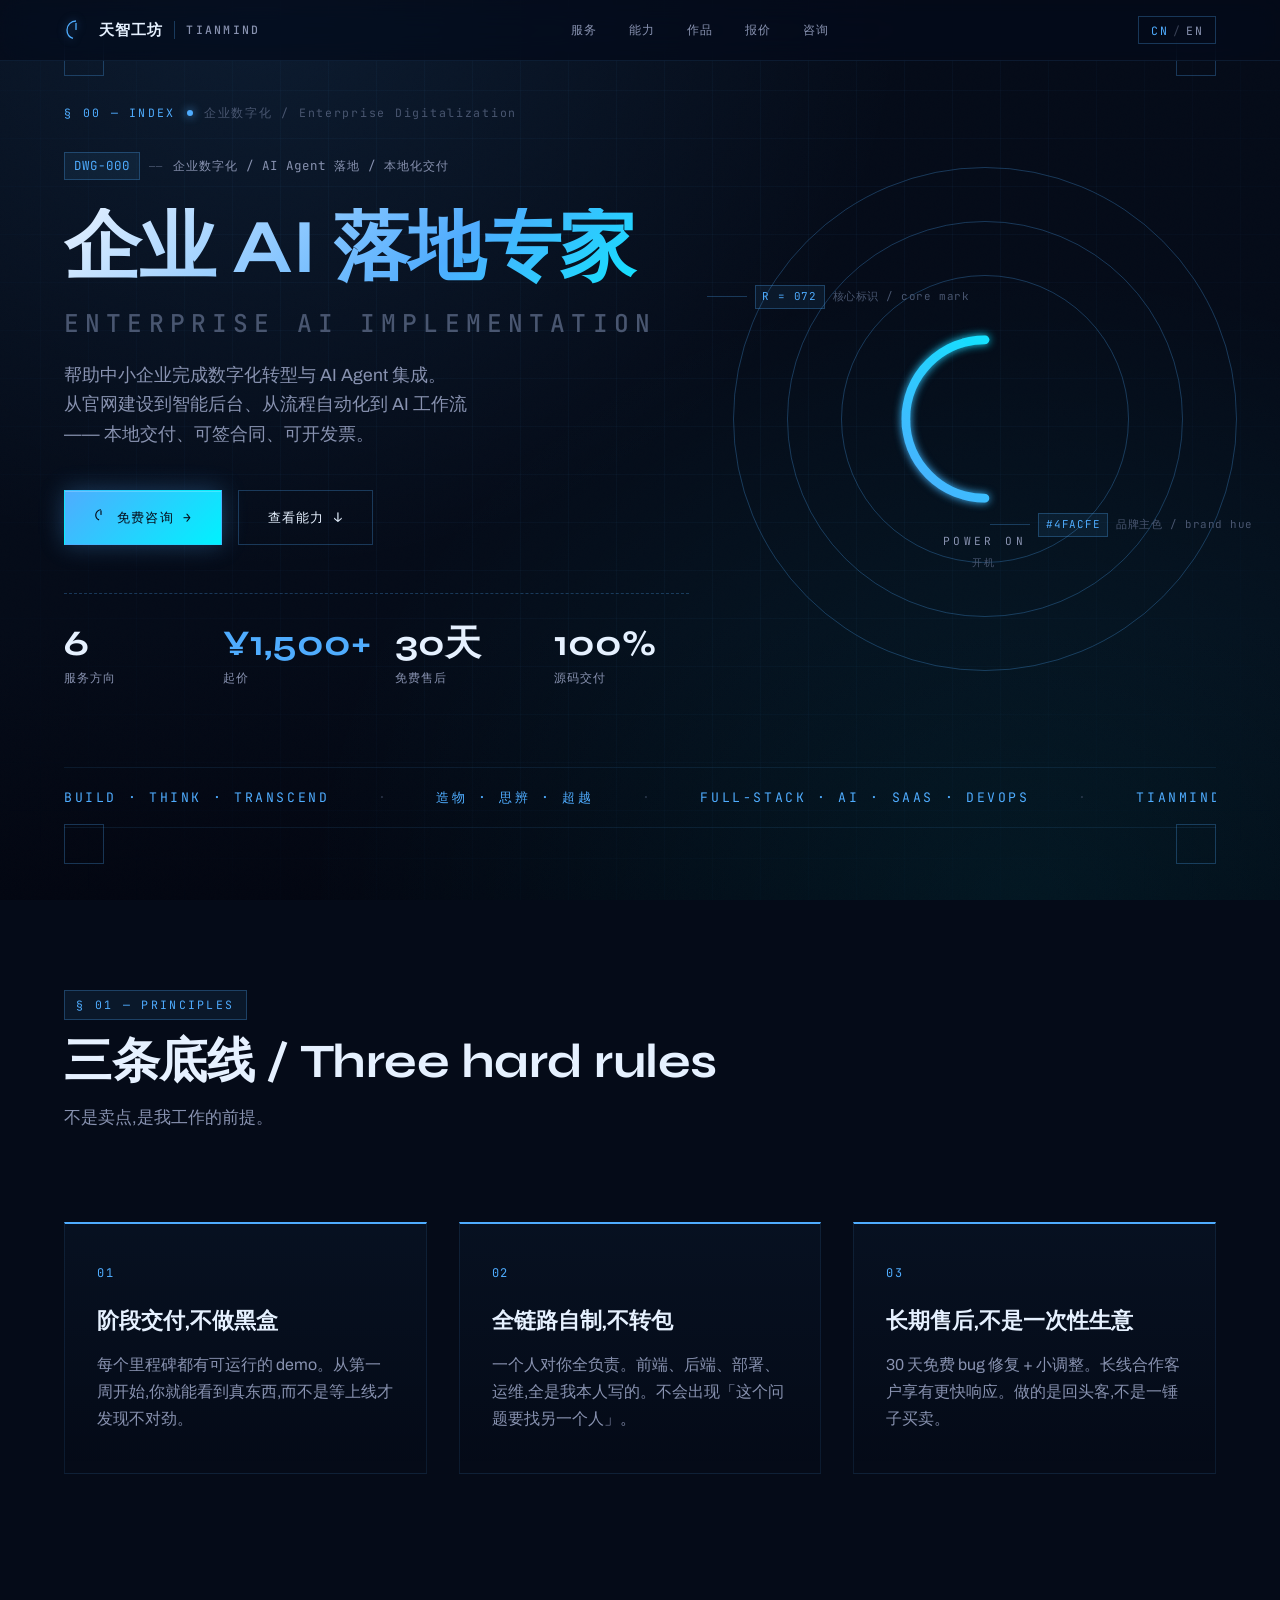
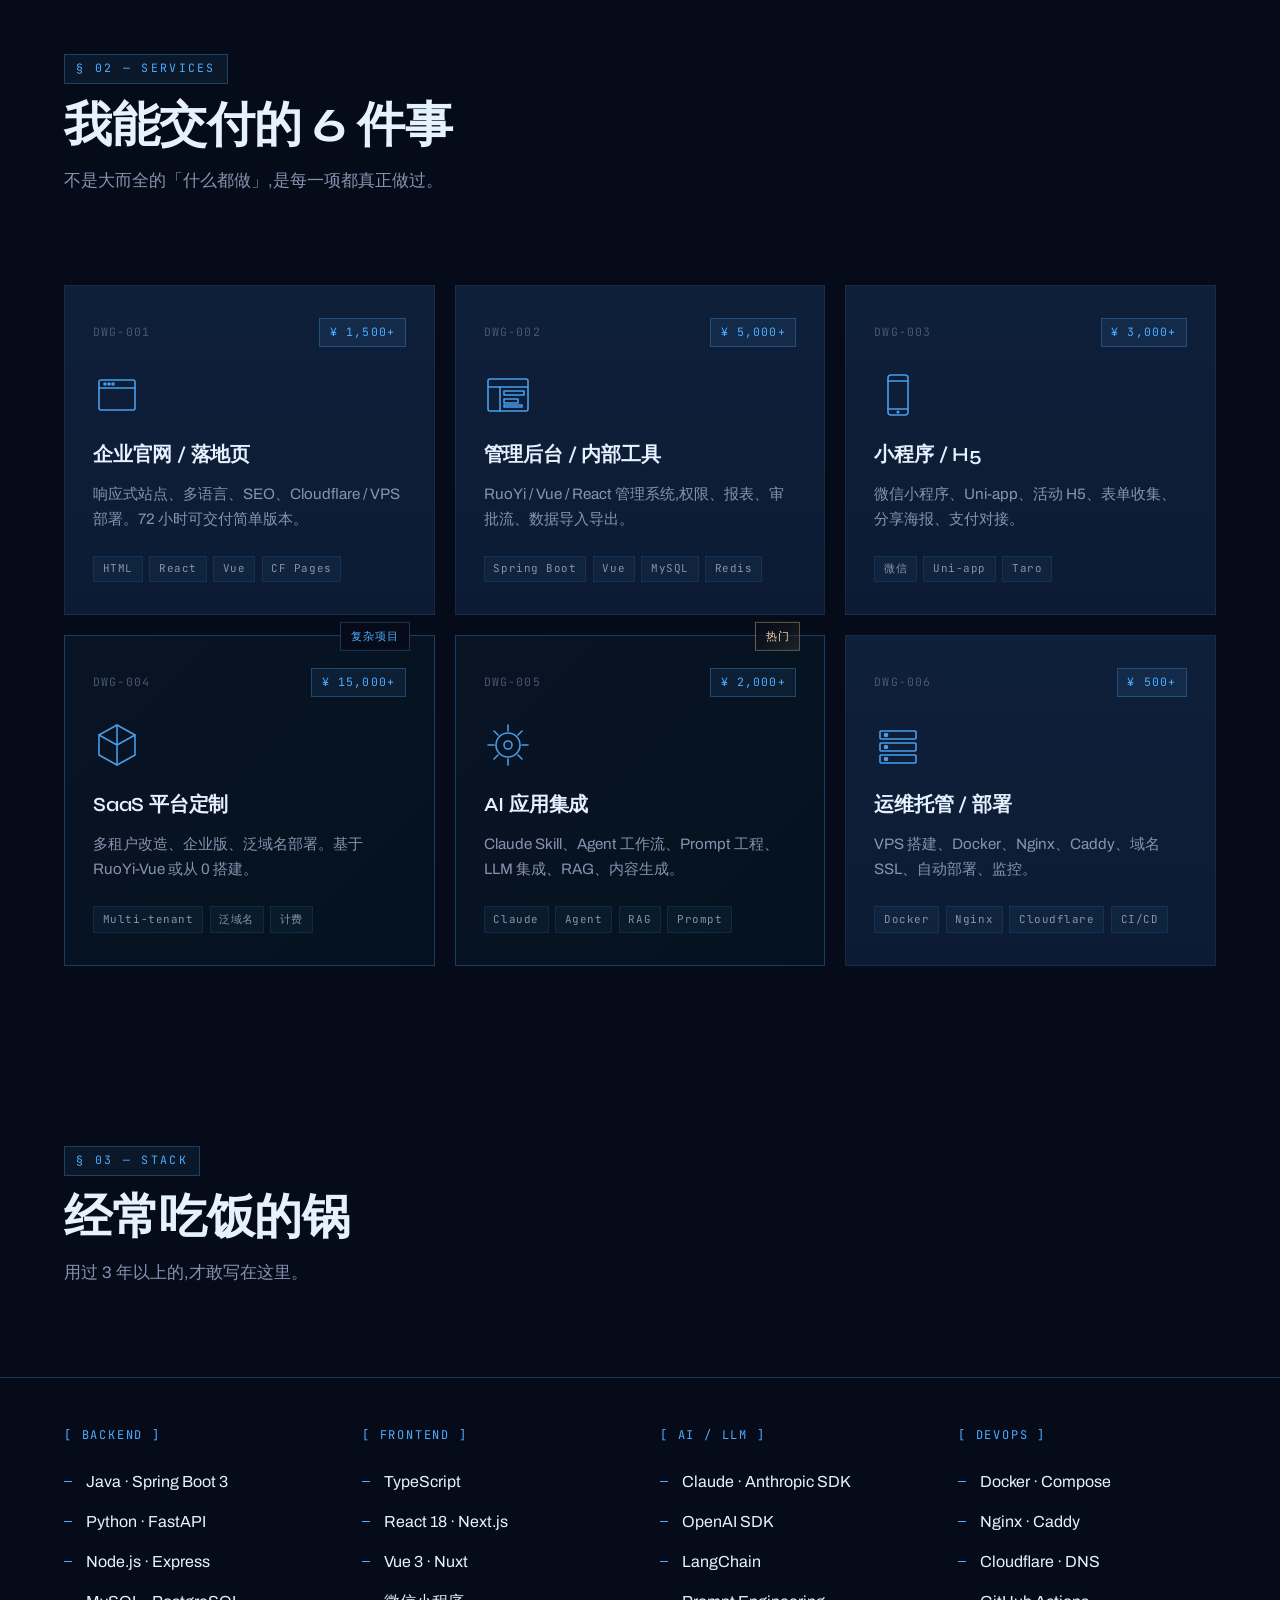
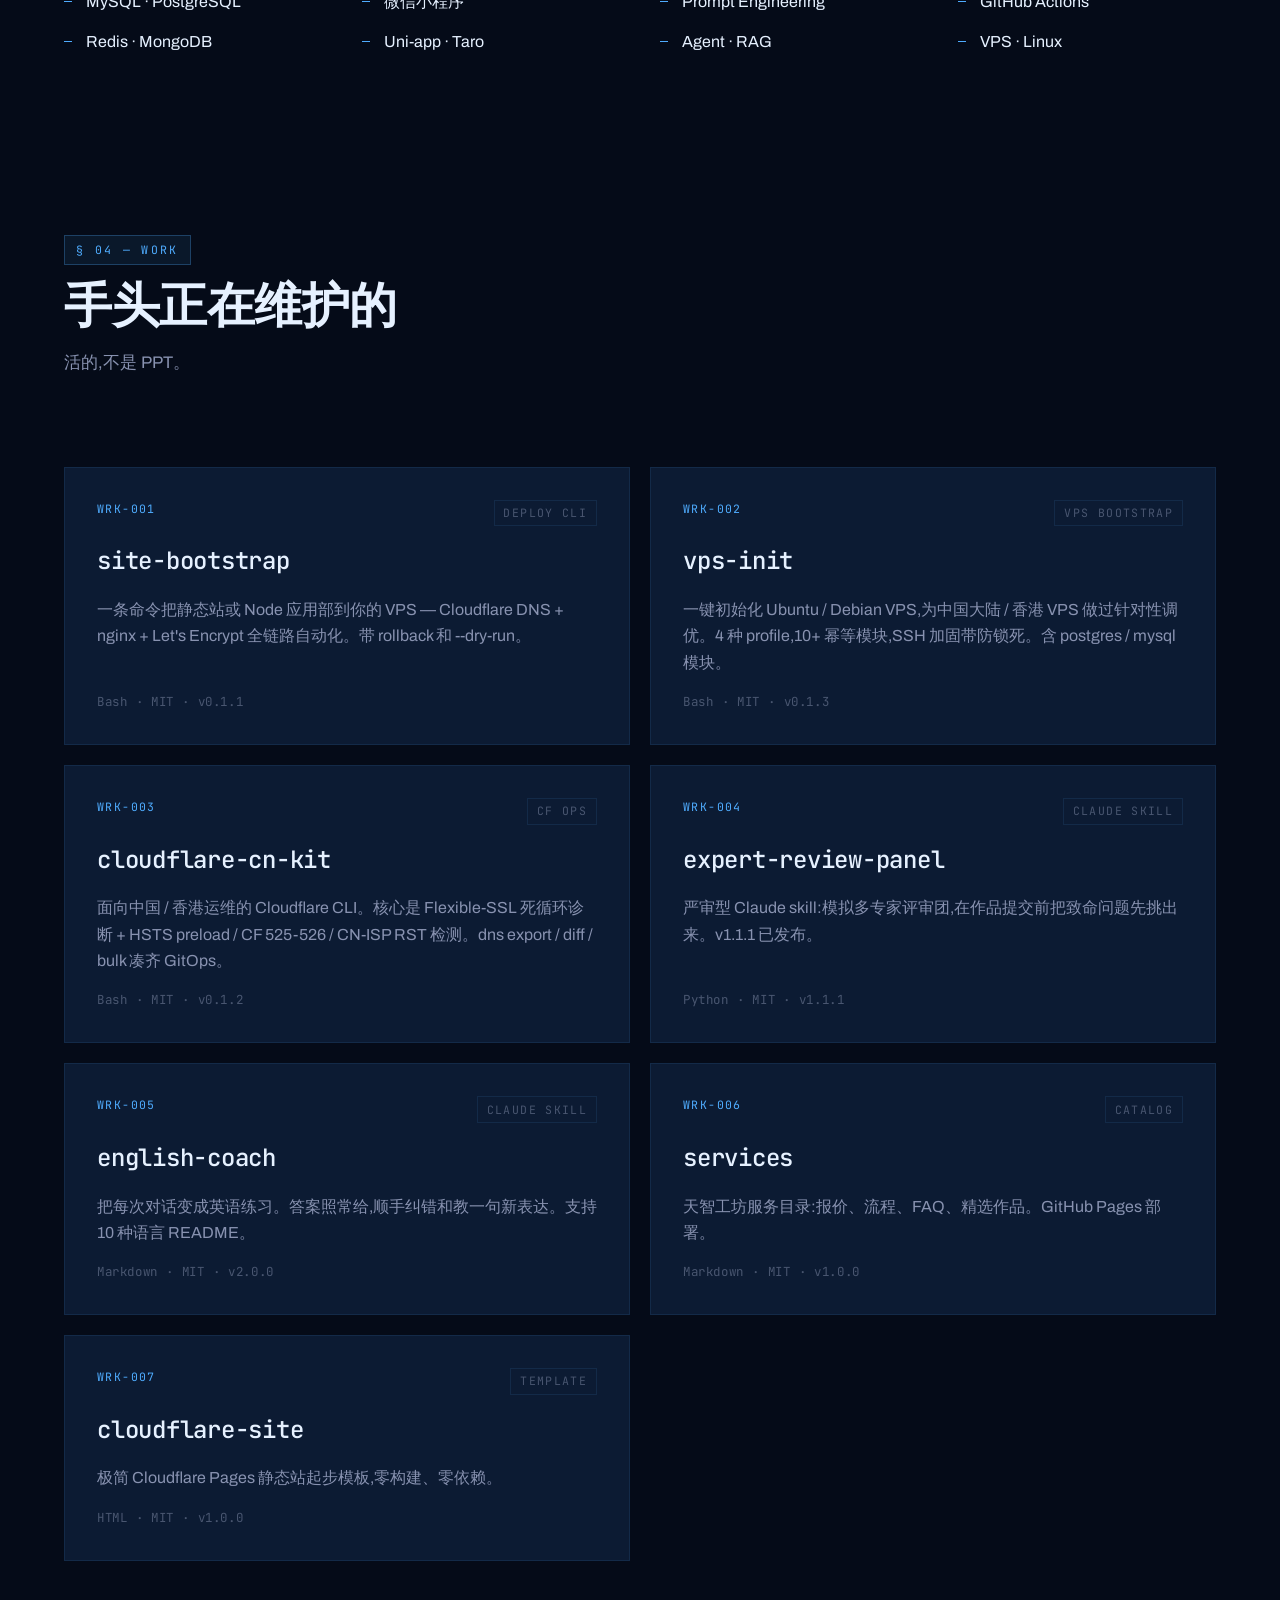
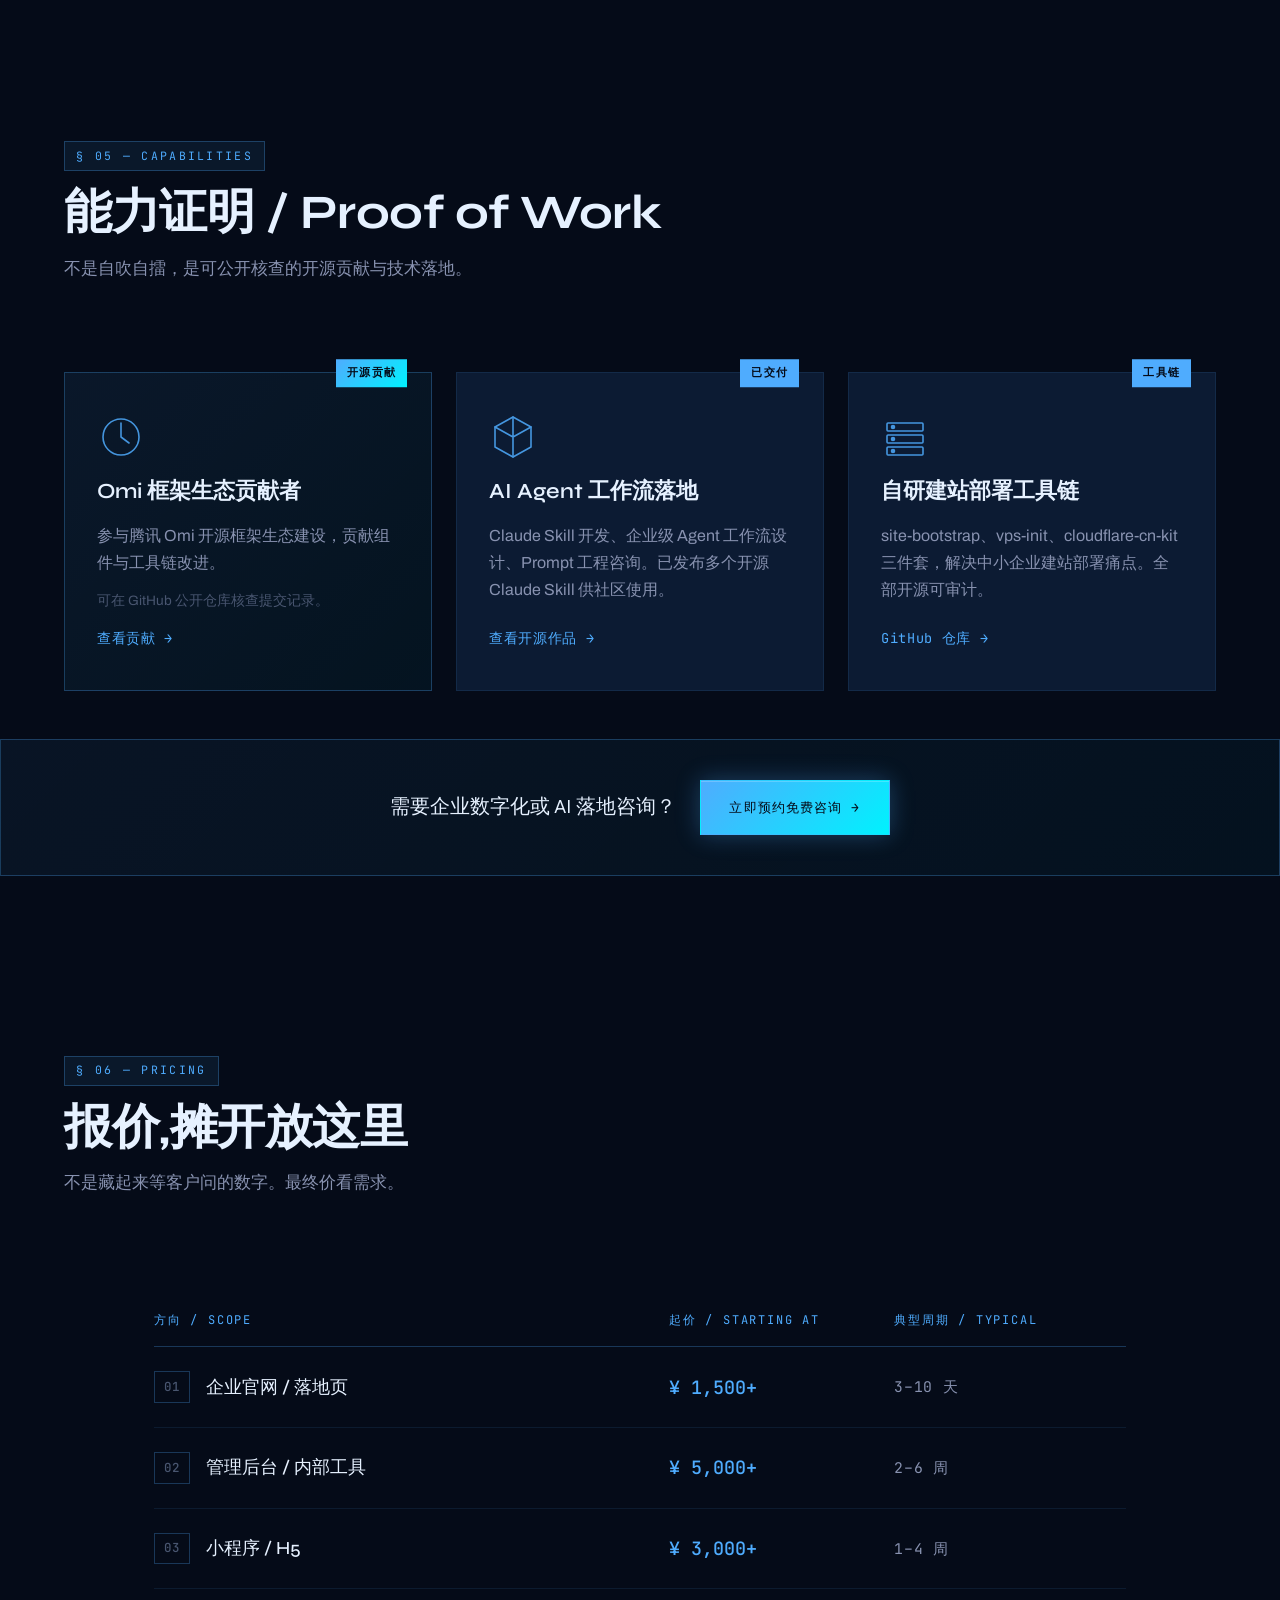
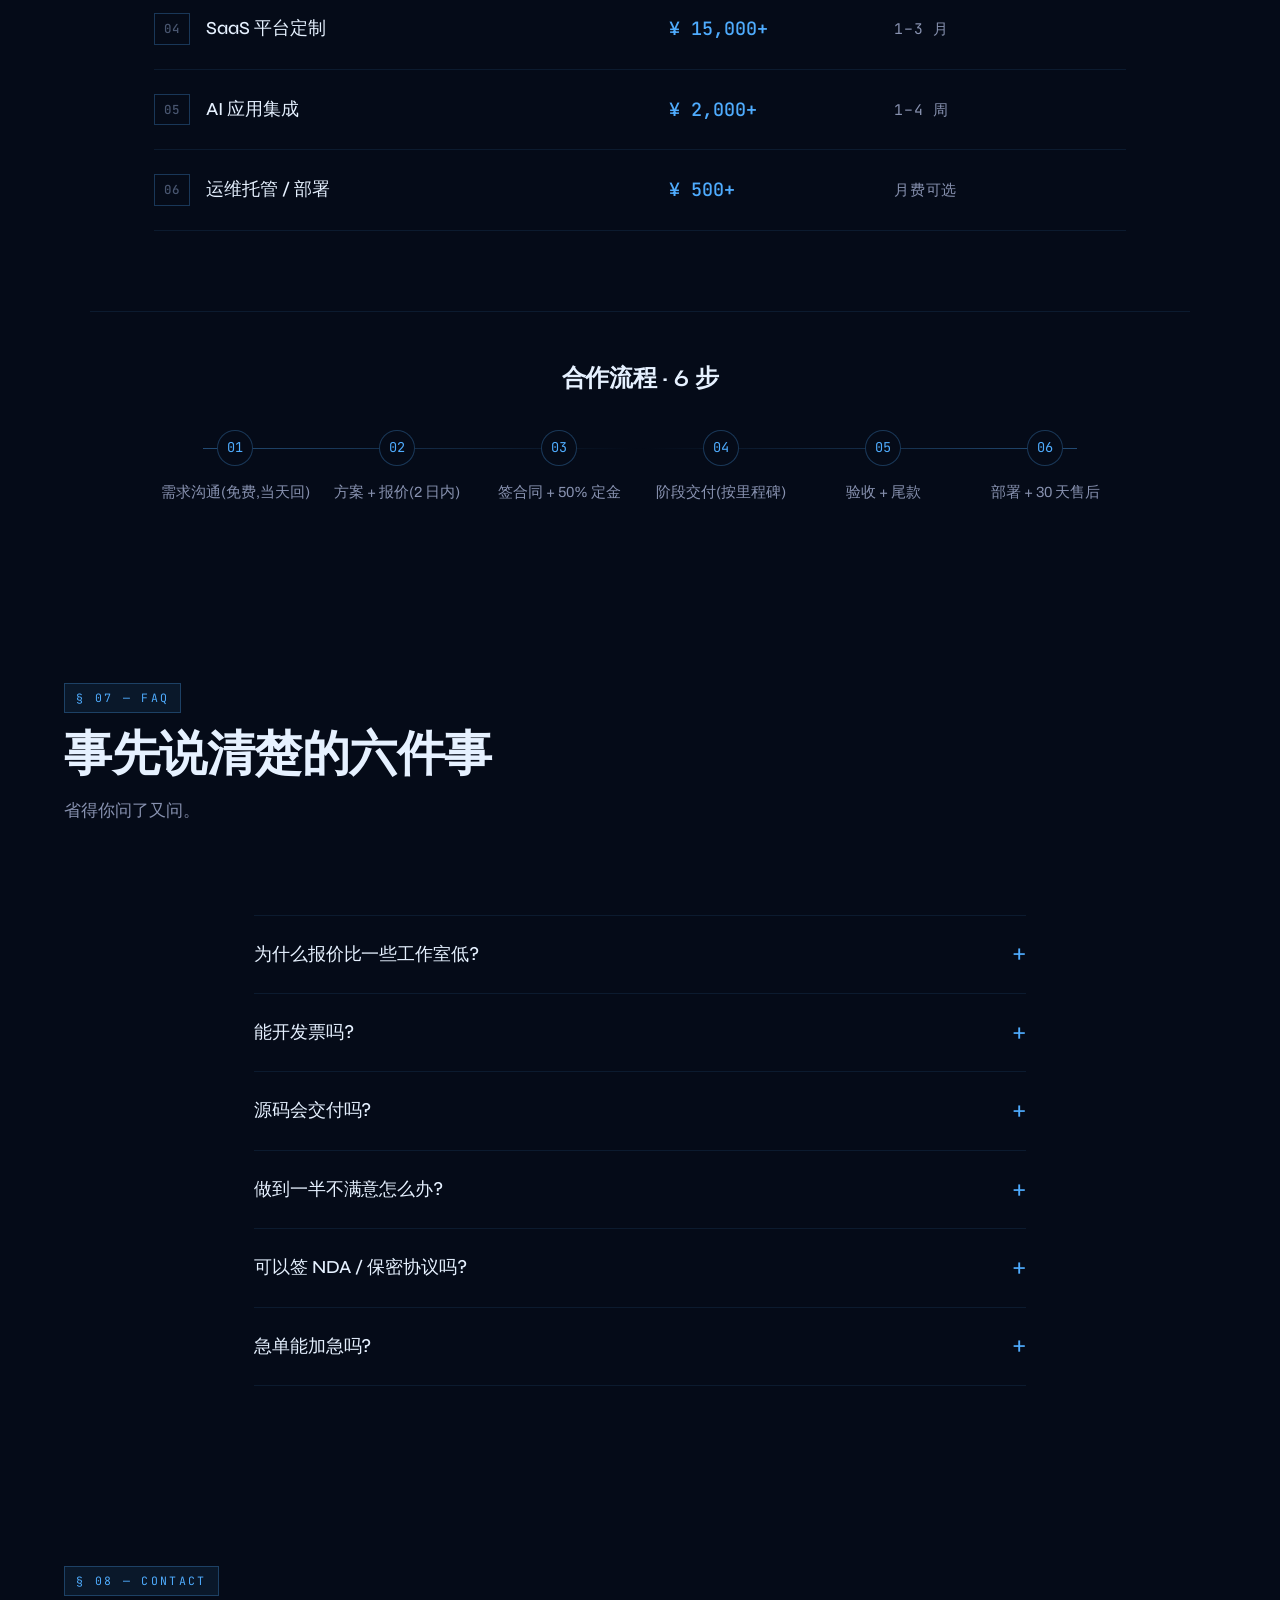
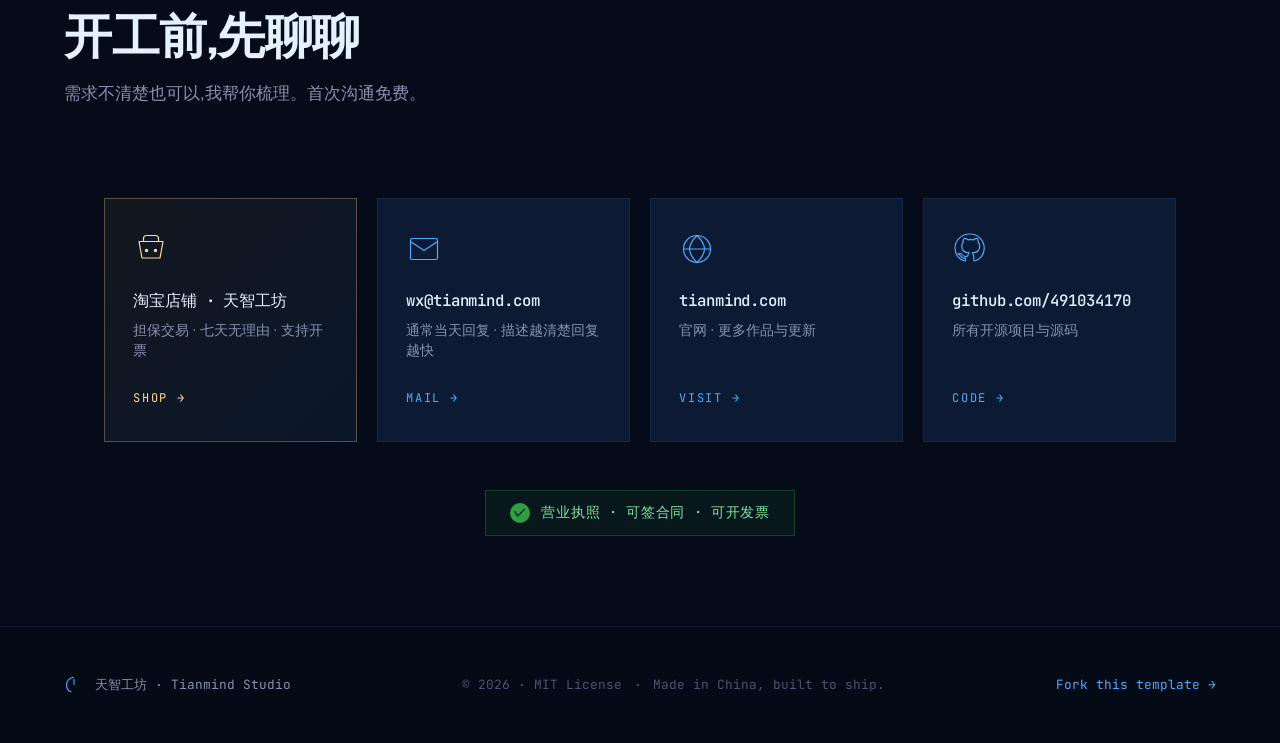
<file: index.html>
<!DOCTYPE html>
<html lang="zh-CN" data-lang="zh" dir="ltr">
<head>
  <meta charset="UTF-8">
  <meta name="viewport" content="width=device-width, initial-scale=1.0">
  <meta name="description" content="天智工坊 · Tianmind Studio — 独立开发者 · 全栈 + AI · 淘宝搜索「天智工坊」可下单">
  <meta name="author" content="Tianmind Studio">
  <meta name="keywords" content="独立开发者,工作室,全栈,AI 集成,建站,VPS 部署,Cloudflare,开源工具,Tianmind Studio">
  <link rel="canonical" href="https://491034170.github.io/tianmind-landing/">

  <!-- Open Graph (Facebook / WeChat / LinkedIn / generic preview cards) -->
  <meta property="og:title" content="天智工坊 · Tianmind Studio — Build. Think. Transcend.">
  <meta property="og:description" content="独立开发者工作室 · 全栈 + AI · 开源了 site-bootstrap / vps-init / cloudflare-cn-kit 建站工具链 · 可签合同开票。">
  <meta property="og:type" content="website">
  <meta property="og:url" content="https://491034170.github.io/tianmind-landing/">
  <meta property="og:site_name" content="Tianmind Studio">
  <meta property="og:locale" content="zh_CN">
  <meta property="og:locale:alternate" content="en_US">
  <meta property="og:image" content="https://491034170.github.io/tianmind-landing/assets/og.jpg">
  <meta property="og:image:type" content="image/jpeg">
  <meta property="og:image:width" content="1200">
  <meta property="og:image:height" content="630">
  <meta property="og:image:alt" content="Tianmind Studio — Build. Think. Transcend. · site-bootstrap · vps-init · cloudflare-cn-kit">

  <!-- Twitter / X preview card — summary_large_image now that we have an image. -->
  <meta name="twitter:card" content="summary_large_image">
  <meta name="twitter:title" content="Tianmind Studio — Build. Think. Transcend.">
  <meta name="twitter:description" content="Indie software studio. Full-stack + AI. Ships open-source CLI tooling for VPS + Cloudflare + nginx.">
  <meta name="twitter:image" content="https://491034170.github.io/tianmind-landing/assets/og.jpg">
  <meta name="twitter:image:alt" content="Tianmind Studio — Build. Think. Transcend.">

  <title>天智工坊 · Tianmind Studio — Build. Think. Transcend.</title>

  <link rel="preconnect" href="https://fonts.googleapis.com">
  <link rel="preconnect" href="https://fonts.gstatic.com" crossorigin>
  <link href="https://fonts.googleapis.com/css2?family=Syne:wght@400;500;600;700;800&family=JetBrains+Mono:wght@400;500;700&family=Archivo:wght@300;400;500;600&display=swap" rel="stylesheet">

  <link rel="stylesheet" href="assets/styles.css">
</head>
<body>

  <!-- Blueprint grid overlay -->
  <div class="grid-bg" aria-hidden="true"></div>
  <div class="grain" aria-hidden="true"></div>

  <!-- Top nav -->
  <header class="topbar">
    <div class="topbar__left">
      <svg class="mini-logo" viewBox="0 0 40 40" aria-hidden="true">
        <circle cx="20" cy="20" r="15" fill="none" stroke="currentColor" stroke-width="2.2" stroke-dasharray="72 95" stroke-dashoffset="-52" transform="rotate(-90 20 20)"/>
        <line x1="20" y1="9" x2="20" y2="19" stroke="currentColor" stroke-width="2.2" stroke-linecap="round"/>
      </svg>
      <span class="topbar__brand" data-i18n="brand">天智工坊</span>
      <span class="topbar__brand-en">TIANMIND</span>
    </div>
    <nav class="topbar__nav">
      <a href="#services" data-i18n="nav.services">服务</a>
      <a href="#capabilities" data-i18n="nav.capabilities">能力</a>
      <a href="#work" data-i18n="nav.work">作品</a>
      <a href="#pricing" data-i18n="nav.pricing">报价</a>
      <a href="#contact" data-i18n="nav.contact">咨询</a>
    </nav>
    <div class="topbar__right">
      <button class="lang-toggle" id="langToggle" aria-label="Toggle language">
        <span class="lang-toggle__opt is-active">CN</span>
        <span class="lang-toggle__sep">/</span>
        <span class="lang-toggle__opt">EN</span>
      </button>
    </div>
  </header>

  <!-- HERO -->
  <section class="hero" id="top">
    <div class="hero__marks">
      <span class="corner corner--tl"></span>
      <span class="corner corner--tr"></span>
      <span class="corner corner--bl"></span>
      <span class="corner corner--br"></span>
    </div>

    <div class="hero__section-mark">
      <span class="section-id">§ 00 — INDEX</span>
      <span class="section-dot"></span>
      <span class="section-meta" data-i18n="hero.meta">起始点 / Starting point</span>
    </div>

    <div class="hero__inner">
      <div class="hero__left">
        <div class="hero__eyebrow">
          <span class="eyebrow-tag">DWG-000</span>
          <span class="eyebrow-sep">⎯⎯</span>
          <span data-i18n="hero.eyebrow">企业数字化 / AI Agent 落地 / 本地化交付</span>
        </div>

        <h1 class="hero__title">
          <span class="hero__title-line" data-i18n="hero.title1">企业 AI 落地专家</span>
          <span class="hero__title-en">ENTERPRISE AI IMPLEMENTATION</span>
        </h1>

        <p class="hero__lede" data-i18n="hero.lede">
          帮助中小企业完成数字化转型与 AI Agent 集成。<br>
          从官网建设到智能后台、从流程自动化到 AI 工作流 —— 本地交付、可签合同、可开发票。
        </p>

        <div class="hero__actions">
          <a href="#contact" class="btn btn--primary btn--cta-pulse">
            <span class="btn__icon" aria-hidden="true">
              <svg viewBox="0 0 24 24" width="14" height="14"><circle cx="12" cy="12" r="9" fill="none" stroke="currentColor" stroke-width="2" stroke-dasharray="42 58" stroke-dashoffset="-31" transform="rotate(-90 12 12)"/><line x1="12" y1="5" x2="12" y2="11" stroke="currentColor" stroke-width="2" stroke-linecap="round"/></svg>
            </span>
            <span data-i18n="hero.cta1">免费咨询</span>
            <span class="btn__arrow">→</span>
          </a>
          <a href="#capabilities" class="btn btn--ghost">
            <span data-i18n="hero.cta2">查看能力</span>
            <span class="btn__arrow">↓</span>
          </a>
        </div>

        <div class="hero__stats">
          <div class="stat">
            <div class="stat__num" data-count="6">0</div>
            <div class="stat__label" data-i18n="hero.stat1">服务方向</div>
          </div>
          <div class="stat">
            <div class="stat__num stat__num--currency">¥<span data-count="1500">0</span>+</div>
            <div class="stat__label" data-i18n="hero.stat2">起价</div>
          </div>
          <div class="stat">
            <div class="stat__num"><span data-count="30">0</span>天</div>
            <div class="stat__label" data-i18n="hero.stat3">免费售后</div>
          </div>
          <div class="stat">
            <div class="stat__num">100%</div>
            <div class="stat__label" data-i18n="hero.stat4">源码交付</div>
          </div>
        </div>
      </div>

      <div class="hero__right">
        <div class="power">
          <div class="power__rings">
            <span class="power__ring power__ring--1"></span>
            <span class="power__ring power__ring--2"></span>
            <span class="power__ring power__ring--3"></span>
          </div>
          <svg class="power__icon" viewBox="0 0 200 200" aria-hidden="true">
            <defs>
              <linearGradient id="powerGrad" x1="0" y1="0" x2="1" y2="1">
                <stop offset="0%" stop-color="#4FACFE"/>
                <stop offset="100%" stop-color="#00F2FE"/>
              </linearGradient>
              <filter id="powerGlow" x="-50%" y="-50%" width="200%" height="200%">
                <feGaussianBlur stdDeviation="4"/>
                <feMerge><feMergeNode/><feMergeNode in="SourceGraphic"/></feMerge>
              </filter>
            </defs>
            <circle cx="100" cy="100" r="72" fill="none" stroke="url(#powerGrad)" stroke-width="8" stroke-linecap="round" stroke-dasharray="340 452" stroke-dashoffset="-226" transform="rotate(-90 100 100)" filter="url(#powerGlow)"/>
            <line x1="100" y1="42" x2="100" y2="100" stroke="url(#powerGrad)" stroke-width="8" stroke-linecap="round" filter="url(#powerGlow)"/>
          </svg>
          <div class="power__label">
            <span>POWER ON</span>
            <span class="power__label-zh">开机</span>
          </div>
        </div>

        <!-- Spec callouts around the icon -->
        <div class="spec spec--a">
          <span class="spec__line"></span>
          <span class="spec__tag">R = 072</span>
          <span class="spec__meta">核心标识 / core mark</span>
        </div>
        <div class="spec spec--b">
          <span class="spec__line"></span>
          <span class="spec__tag">#4FACFE</span>
          <span class="spec__meta">品牌主色 / brand hue</span>
        </div>
      </div>
    </div>

    <div class="hero__ticker" aria-hidden="true">
      <div class="ticker__track">
        <span>BUILD · THINK · TRANSCEND</span><span>·</span>
        <span>造物 · 思辨 · 超越</span><span>·</span>
        <span>FULL-STACK · AI · SAAS · DEVOPS</span><span>·</span>
        <span>TIANMIND STUDIO · 天智工坊</span><span>·</span>
        <span>LICENSED · INVOICED · CONTRACTED</span><span>·</span>
        <span>BUILD · THINK · TRANSCEND</span><span>·</span>
        <span>造物 · 思辨 · 超越</span><span>·</span>
        <span>FULL-STACK · AI · SAAS · DEVOPS</span><span>·</span>
      </div>
    </div>
  </section>

  <!-- MANIFESTO -->
  <section class="manifesto" id="manifesto">
    <div class="section-header">
      <span class="section-id">§ 01 — PRINCIPLES</span>
      <h2 class="section-title" data-i18n="manifesto.title">三条底线 / Three hard rules</h2>
      <p class="section-sub" data-i18n="manifesto.sub">不是卖点,是我工作的前提。</p>
    </div>

    <div class="manifesto__grid">
      <article class="principle">
        <div class="principle__num">01</div>
        <h3 class="principle__title" data-i18n="manifesto.p1.title">阶段交付,不做黑盒</h3>
        <p class="principle__body" data-i18n="manifesto.p1.body">
          每个里程碑都有可运行的 demo。从第一周开始,你就能看到真东西,而不是等上线才发现不对劲。
        </p>
      </article>
      <article class="principle">
        <div class="principle__num">02</div>
        <h3 class="principle__title" data-i18n="manifesto.p2.title">全链路自制,不转包</h3>
        <p class="principle__body" data-i18n="manifesto.p2.body">
          一个人对你全负责。前端、后端、部署、运维,全是我本人写的。不会出现"这个问题要找另一个人"。
        </p>
      </article>
      <article class="principle">
        <div class="principle__num">03</div>
        <h3 class="principle__title" data-i18n="manifesto.p3.title">长期售后,不是一次性生意</h3>
        <p class="principle__body" data-i18n="manifesto.p3.body">
          30 天免费 bug 修复 + 小调整。长线合作客户享有更快响应。做的是回头客,不是一锤子买卖。
        </p>
      </article>
    </div>
  </section>

  <!-- SERVICES -->
  <section class="services" id="services">
    <div class="section-header">
      <span class="section-id">§ 02 — SERVICES</span>
      <h2 class="section-title" data-i18n="services.title">我能交付的 6 件事</h2>
      <p class="section-sub" data-i18n="services.sub">不是大而全的"什么都做",是每一项都真正做过。</p>
    </div>

    <div class="services__grid">

      <article class="card" style="--card-delay: 0ms">
        <div class="card__header">
          <span class="card__dwg">DWG-001</span>
          <span class="card__price">¥ 1,500+</span>
        </div>
        <div class="card__icon">
          <svg viewBox="0 0 48 48" fill="none" stroke="currentColor" stroke-width="1.6" stroke-linecap="round" stroke-linejoin="round"><rect x="6" y="9" width="36" height="30" rx="2"/><line x1="6" y1="17" x2="42" y2="17"/><circle cx="12" cy="13" r="1"/><circle cx="16" cy="13" r="1"/><circle cx="20" cy="13" r="1"/></svg>
        </div>
        <h3 class="card__title" data-i18n="svc.web.title">企业官网 / 落地页</h3>
        <p class="card__desc" data-i18n="svc.web.desc">响应式站点、多语言、SEO、Cloudflare / VPS 部署。72 小时可交付简单版本。</p>
        <ul class="card__tags">
          <li>HTML</li><li>React</li><li>Vue</li><li>CF&nbsp;Pages</li>
        </ul>
        <span class="card__edge card__edge--tl"></span>
        <span class="card__edge card__edge--tr"></span>
        <span class="card__edge card__edge--bl"></span>
        <span class="card__edge card__edge--br"></span>
      </article>

      <article class="card" style="--card-delay: 80ms">
        <div class="card__header">
          <span class="card__dwg">DWG-002</span>
          <span class="card__price">¥ 5,000+</span>
        </div>
        <div class="card__icon">
          <svg viewBox="0 0 48 48" fill="none" stroke="currentColor" stroke-width="1.6" stroke-linecap="round" stroke-linejoin="round"><rect x="4" y="8" width="40" height="32" rx="2"/><line x1="4" y1="16" x2="44" y2="16"/><line x1="16" y1="16" x2="16" y2="40"/><rect x="20" y="20" width="20" height="4"/><rect x="20" y="28" width="14" height="4"/><rect x="20" y="34" width="18" height="2"/></svg>
        </div>
        <h3 class="card__title" data-i18n="svc.admin.title">管理后台 / 内部工具</h3>
        <p class="card__desc" data-i18n="svc.admin.desc">RuoYi / Vue / React 管理系统,权限、报表、审批流、数据导入导出。</p>
        <ul class="card__tags">
          <li>Spring&nbsp;Boot</li><li>Vue</li><li>MySQL</li><li>Redis</li>
        </ul>
        <span class="card__edge card__edge--tl"></span>
        <span class="card__edge card__edge--tr"></span>
        <span class="card__edge card__edge--bl"></span>
        <span class="card__edge card__edge--br"></span>
      </article>

      <article class="card" style="--card-delay: 160ms">
        <div class="card__header">
          <span class="card__dwg">DWG-003</span>
          <span class="card__price">¥ 3,000+</span>
        </div>
        <div class="card__icon">
          <svg viewBox="0 0 48 48" fill="none" stroke="currentColor" stroke-width="1.6" stroke-linecap="round" stroke-linejoin="round"><rect x="14" y="4" width="20" height="40" rx="3"/><line x1="14" y1="10" x2="34" y2="10"/><line x1="14" y1="38" x2="34" y2="38"/><circle cx="24" cy="41" r="0.8" fill="currentColor"/></svg>
        </div>
        <h3 class="card__title" data-i18n="svc.mobile.title">小程序 / H5</h3>
        <p class="card__desc" data-i18n="svc.mobile.desc">微信小程序、Uni-app、活动 H5、表单收集、分享海报、支付对接。</p>
        <ul class="card__tags">
          <li>微信</li><li>Uni-app</li><li>Taro</li>
        </ul>
        <span class="card__edge card__edge--tl"></span>
        <span class="card__edge card__edge--tr"></span>
        <span class="card__edge card__edge--bl"></span>
        <span class="card__edge card__edge--br"></span>
      </article>

      <article class="card card--feature" style="--card-delay: 240ms">
        <div class="card__header">
          <span class="card__dwg">DWG-004</span>
          <span class="card__price">¥ 15,000+</span>
        </div>
        <div class="card__icon">
          <svg viewBox="0 0 48 48" fill="none" stroke="currentColor" stroke-width="1.6" stroke-linecap="round" stroke-linejoin="round"><path d="M24 4 L42 14 L42 34 L24 44 L6 34 L6 14 Z"/><path d="M24 4 L24 24 L6 14 M24 24 L42 14 M24 24 L24 44"/></svg>
        </div>
        <h3 class="card__title" data-i18n="svc.saas.title">SaaS 平台定制</h3>
        <p class="card__desc" data-i18n="svc.saas.desc">多租户改造、企业版、泛域名部署。基于 RuoYi-Vue 或从 0 搭建。</p>
        <ul class="card__tags">
          <li>Multi-tenant</li><li>泛域名</li><li>计费</li>
        </ul>
        <span class="card__badge" data-i18n="svc.saas.badge">复杂项目</span>
        <span class="card__edge card__edge--tl"></span>
        <span class="card__edge card__edge--tr"></span>
        <span class="card__edge card__edge--bl"></span>
        <span class="card__edge card__edge--br"></span>
      </article>

      <article class="card card--feature" style="--card-delay: 320ms">
        <div class="card__header">
          <span class="card__dwg">DWG-005</span>
          <span class="card__price">¥ 2,000+</span>
        </div>
        <div class="card__icon">
          <svg viewBox="0 0 48 48" fill="none" stroke="currentColor" stroke-width="1.6" stroke-linecap="round" stroke-linejoin="round"><circle cx="24" cy="24" r="12"/><circle cx="24" cy="24" r="4"/><line x1="24" y1="4" x2="24" y2="10"/><line x1="24" y1="38" x2="24" y2="44"/><line x1="4" y1="24" x2="10" y2="24"/><line x1="38" y1="24" x2="44" y2="24"/><line x1="10" y1="10" x2="14" y2="14"/><line x1="34" y1="34" x2="38" y2="38"/><line x1="34" y1="14" x2="38" y2="10"/><line x1="10" y1="38" x2="14" y2="34"/></svg>
        </div>
        <h3 class="card__title" data-i18n="svc.ai.title">AI 应用集成</h3>
        <p class="card__desc" data-i18n="svc.ai.desc">Claude Skill、Agent 工作流、Prompt 工程、LLM 集成、RAG、内容生成。</p>
        <ul class="card__tags">
          <li>Claude</li><li>Agent</li><li>RAG</li><li>Prompt</li>
        </ul>
        <span class="card__badge card__badge--hot" data-i18n="svc.ai.badge">热门</span>
        <span class="card__edge card__edge--tl"></span>
        <span class="card__edge card__edge--tr"></span>
        <span class="card__edge card__edge--bl"></span>
        <span class="card__edge card__edge--br"></span>
      </article>

      <article class="card" style="--card-delay: 400ms">
        <div class="card__header">
          <span class="card__dwg">DWG-006</span>
          <span class="card__price">¥ 500+</span>
        </div>
        <div class="card__icon">
          <svg viewBox="0 0 48 48" fill="none" stroke="currentColor" stroke-width="1.6" stroke-linecap="round" stroke-linejoin="round"><rect x="6" y="10" width="36" height="8" rx="1"/><rect x="6" y="22" width="36" height="8" rx="1"/><rect x="6" y="34" width="36" height="8" rx="1"/><circle cx="12" cy="14" r="1.5" fill="currentColor"/><circle cx="12" cy="26" r="1.5" fill="currentColor"/><circle cx="12" cy="38" r="1.5" fill="currentColor"/></svg>
        </div>
        <h3 class="card__title" data-i18n="svc.ops.title">运维托管 / 部署</h3>
        <p class="card__desc" data-i18n="svc.ops.desc">VPS 搭建、Docker、Nginx、Caddy、域名 SSL、自动部署、监控。</p>
        <ul class="card__tags">
          <li>Docker</li><li>Nginx</li><li>Cloudflare</li><li>CI/CD</li>
        </ul>
        <span class="card__edge card__edge--tl"></span>
        <span class="card__edge card__edge--tr"></span>
        <span class="card__edge card__edge--bl"></span>
        <span class="card__edge card__edge--br"></span>
      </article>

    </div>
  </section>

  <!-- TECH STACK -->
  <section class="stack" id="stack">
    <div class="section-header">
      <span class="section-id">§ 03 — STACK</span>
      <h2 class="section-title" data-i18n="stack.title">经常吃饭的锅</h2>
      <p class="section-sub" data-i18n="stack.sub">用过 3 年以上的,才敢写在这里。</p>
    </div>

    <div class="stack__columns">
      <div class="stack__col">
        <div class="stack__label">[ BACKEND ]</div>
        <ul class="stack__list">
          <li>Java &middot; Spring Boot 3</li>
          <li>Python &middot; FastAPI</li>
          <li>Node.js &middot; Express</li>
          <li>MySQL &middot; PostgreSQL</li>
          <li>Redis &middot; MongoDB</li>
        </ul>
      </div>
      <div class="stack__col">
        <div class="stack__label">[ FRONTEND ]</div>
        <ul class="stack__list">
          <li>TypeScript</li>
          <li>React 18 &middot; Next.js</li>
          <li>Vue 3 &middot; Nuxt</li>
          <li>微信小程序</li>
          <li>Uni-app &middot; Taro</li>
        </ul>
      </div>
      <div class="stack__col">
        <div class="stack__label">[ AI / LLM ]</div>
        <ul class="stack__list">
          <li>Claude &middot; Anthropic SDK</li>
          <li>OpenAI SDK</li>
          <li>LangChain</li>
          <li>Prompt Engineering</li>
          <li>Agent &middot; RAG</li>
        </ul>
      </div>
      <div class="stack__col">
        <div class="stack__label">[ DEVOPS ]</div>
        <ul class="stack__list">
          <li>Docker &middot; Compose</li>
          <li>Nginx &middot; Caddy</li>
          <li>Cloudflare &middot; DNS</li>
          <li>GitHub Actions</li>
          <li>VPS &middot; Linux</li>
        </ul>
      </div>
    </div>
  </section>

  <!-- FEATURED WORK -->
  <section class="work" id="work">
    <div class="section-header">
      <span class="section-id">§ 04 — WORK</span>
      <h2 class="section-title" data-i18n="work.title">手头正在维护的</h2>
      <p class="section-sub" data-i18n="work.sub">活的,不是 PPT。</p>
    </div>

    <div class="work__list">
      <a class="work-item" href="https://github.com/tianmind-studio/site-bootstrap" target="_blank" rel="noopener">
        <div class="work-item__meta">
          <span class="work-item__code">WRK-001</span>
          <span class="work-item__tag">DEPLOY CLI</span>
        </div>
        <h3 class="work-item__name">site-bootstrap</h3>
        <p class="work-item__desc" data-i18n="work.1.desc">一条命令把静态站或 Node 应用部到你的 VPS — Cloudflare DNS + nginx + Let's Encrypt 全链路自动化。带 rollback 和 --dry-run。</p>
        <div class="work-item__stats">
          <span>Bash</span><span>&middot;</span><span>MIT</span><span>&middot;</span><span>v0.1.1</span>
        </div>
        <span class="work-item__go">开 →</span>
      </a>

      <a class="work-item" href="https://github.com/tianmind-studio/vps-init" target="_blank" rel="noopener">
        <div class="work-item__meta">
          <span class="work-item__code">WRK-002</span>
          <span class="work-item__tag">VPS BOOTSTRAP</span>
        </div>
        <h3 class="work-item__name">vps-init</h3>
        <p class="work-item__desc" data-i18n="work.2.desc">一键初始化 Ubuntu / Debian VPS,为中国大陆 / 香港 VPS 做过针对性调优。4 种 profile,10+ 幂等模块,SSH 加固带防锁死。含 postgres / mysql 模块。</p>
        <div class="work-item__stats">
          <span>Bash</span><span>&middot;</span><span>MIT</span><span>&middot;</span><span>v0.1.3</span>
        </div>
        <span class="work-item__go">开 →</span>
      </a>

      <a class="work-item" href="https://github.com/tianmind-studio/cloudflare-cn-kit" target="_blank" rel="noopener">
        <div class="work-item__meta">
          <span class="work-item__code">WRK-003</span>
          <span class="work-item__tag">CF OPS</span>
        </div>
        <h3 class="work-item__name">cloudflare-cn-kit</h3>
        <p class="work-item__desc" data-i18n="work.3.desc">面向中国 / 香港运维的 Cloudflare CLI。核心是 Flexible-SSL 死循环诊断 + HSTS preload / CF 525-526 / CN-ISP RST 检测。dns export / diff / bulk 凑齐 GitOps。</p>
        <div class="work-item__stats">
          <span>Bash</span><span>&middot;</span><span>MIT</span><span>&middot;</span><span>v0.1.2</span>
        </div>
        <span class="work-item__go">开 →</span>
      </a>

      <a class="work-item" href="https://github.com/tianmind-studio/expert-review-panel" target="_blank" rel="noopener">
        <div class="work-item__meta">
          <span class="work-item__code">WRK-004</span>
          <span class="work-item__tag">CLAUDE SKILL</span>
        </div>
        <h3 class="work-item__name">expert-review-panel</h3>
        <p class="work-item__desc" data-i18n="work.4.desc">严审型 Claude skill:模拟多专家评审团,在作品提交前把致命问题先挑出来。v1.1.1 已发布。</p>
        <div class="work-item__stats">
          <span>Python</span><span>&middot;</span><span>MIT</span><span>&middot;</span><span>v1.1.1</span>
        </div>
        <span class="work-item__go">开 →</span>
      </a>

      <a class="work-item" href="https://github.com/tianmind-studio/english-coach" target="_blank" rel="noopener">
        <div class="work-item__meta">
          <span class="work-item__code">WRK-005</span>
          <span class="work-item__tag">CLAUDE SKILL</span>
        </div>
        <h3 class="work-item__name">english-coach</h3>
        <p class="work-item__desc" data-i18n="work.5.desc">把每次对话变成英语练习。答案照常给,顺手纠错和教一句新表达。支持 10 种语言 README。</p>
        <div class="work-item__stats">
          <span>Markdown</span><span>&middot;</span><span>MIT</span><span>&middot;</span><span>v2.0.0</span>
        </div>
        <span class="work-item__go">开 →</span>
      </a>

      <a class="work-item" href="https://github.com/tianmind-studio/services" target="_blank" rel="noopener">
        <div class="work-item__meta">
          <span class="work-item__code">WRK-006</span>
          <span class="work-item__tag">CATALOG</span>
        </div>
        <h3 class="work-item__name">services</h3>
        <p class="work-item__desc" data-i18n="work.6.desc">天智工坊服务目录:报价、流程、FAQ、精选作品。GitHub Pages 部署。</p>
        <div class="work-item__stats">
          <span>Markdown</span><span>&middot;</span><span>MIT</span><span>&middot;</span><span>v1.0.0</span>
        </div>
        <span class="work-item__go">开 →</span>
      </a>

      <a class="work-item" href="https://github.com/tianmind-studio/cloudflare-site" target="_blank" rel="noopener">
        <div class="work-item__meta">
          <span class="work-item__code">WRK-007</span>
          <span class="work-item__tag">TEMPLATE</span>
        </div>
        <h3 class="work-item__name">cloudflare-site</h3>
        <p class="work-item__desc" data-i18n="work.7.desc">极简 Cloudflare Pages 静态站起步模板,零构建、零依赖。</p>
        <div class="work-item__stats">
          <span>HTML</span><span>&middot;</span><span>MIT</span><span>&middot;</span><span>v1.0.0</span>
        </div>
        <span class="work-item__go">开 →</span>
      </a>
    </div>
  </section>

  <!-- CAPABILITIES / OPEN-SOURCE CONTRIBUTIONS -->
  <section class="capabilities" id="capabilities">
    <div class="section-header">
      <span class="section-id">§ 05 — CAPABILITIES</span>
      <h2 class="section-title" data-i18n="capabilities.title">能力证明 / Proof of Work</h2>
      <p class="section-sub" data-i18n="capabilities.sub">不是自吹自擂，是可公开核查的开源贡献与技术落地。</p>
    </div>

    <div class="capabilities__grid">
      <article class="capability-card capability-card--highlight">
        <div class="capability-card__badge" data-i18n="capabilities.badge.opensource">开源贡献</div>
        <div class="capability-card__icon">
          <svg viewBox="0 0 48 48" fill="none" stroke="currentColor" stroke-width="1.6" stroke-linecap="round" stroke-linejoin="round"><circle cx="24" cy="24" r="18"/><path d="M24 10 L24 24 L32 30"/></svg>
        </div>
        <h3 class="capability-card__title">Omi 框架生态贡献者</h3>
        <p class="capability-card__desc" data-i18n="capabilities.omi.desc">
          参与腾讯 Omi 开源框架生态建设，贡献组件与工具链改进。
          <br><em>可在 GitHub 公开仓库核查提交记录。</em>
        </p>
        <a class="capability-card__link" href="https://github.com/nicePacer/omiextfor" target="_blank" rel="noopener">
          <span>查看贡献 →</span>
        </a>
      </article>

      <article class="capability-card">
        <div class="capability-card__badge" data-i18n="capabilities.badge.delivery">已交付</div>
        <div class="capability-card__icon">
          <svg viewBox="0 0 48 48" fill="none" stroke="currentColor" stroke-width="1.6" stroke-linecap="round" stroke-linejoin="round"><path d="M24 4 L42 14 L42 34 L24 44 L6 34 L6 14 Z"/><path d="M24 4 L24 24 L6 14 M24 24 L42 14 M24 24 L24 44"/></svg>
        </div>
        <h3 class="capability-card__title" data-i18n="capabilities.ai.title">AI Agent 工作流落地</h3>
        <p class="capability-card__desc" data-i18n="capabilities.ai.desc">
          Claude Skill 开发、企业级 Agent 工作流设计、Prompt 工程咨询。已发布多个开源 Claude Skill 供社区使用。
        </p>
        <a class="capability-card__link" href="#work">
          <span data-i18n="capabilities.viewwork">查看开源作品 →</span>
        </a>
      </article>

      <article class="capability-card">
        <div class="capability-card__badge" data-i18n="capabilities.badge.toolchain">工具链</div>
        <div class="capability-card__icon">
          <svg viewBox="0 0 48 48" fill="none" stroke="currentColor" stroke-width="1.6" stroke-linecap="round" stroke-linejoin="round"><rect x="6" y="10" width="36" height="8" rx="1"/><rect x="6" y="22" width="36" height="8" rx="1"/><rect x="6" y="34" width="36" height="8" rx="1"/><circle cx="12" cy="14" r="1.5" fill="currentColor"/><circle cx="12" cy="26" r="1.5" fill="currentColor"/><circle cx="12" cy="38" r="1.5" fill="currentColor"/></svg>
        </div>
        <h3 class="capability-card__title" data-i18n="capabilities.devops.title">自研建站部署工具链</h3>
        <p class="capability-card__desc" data-i18n="capabilities.devops.desc">
          site-bootstrap、vps-init、cloudflare-cn-kit 三件套，解决中小企业建站部署痛点。全部开源可审计。
        </p>
        <a class="capability-card__link" href="https://github.com/tianmind-studio" target="_blank" rel="noopener">
          <span>GitHub 仓库 →</span>
        </a>
      </article>
    </div>

    <div class="capabilities__cta">
      <p data-i18n="capabilities.cta.text">需要企业数字化或 AI 落地咨询？</p>
      <a href="#contact" class="btn btn--primary">
        <span data-i18n="capabilities.cta.btn">立即预约免费咨询</span>
        <span class="btn__arrow">→</span>
      </a>
    </div>
  </section>

  <!-- PRICING -->
  <section class="pricing" id="pricing">
    <div class="section-header">
      <span class="section-id">§ 06 — PRICING</span>
      <h2 class="section-title" data-i18n="pricing.title">报价,摊开放这里</h2>
      <p class="section-sub" data-i18n="pricing.sub">不是藏起来等客户问的数字。最终价看需求。</p>
    </div>

    <div class="pricing__table">
      <div class="pricing__row pricing__row--head">
        <div data-i18n="pricing.col1">方向 / Scope</div>
        <div data-i18n="pricing.col2">起价 / Starting at</div>
        <div data-i18n="pricing.col3">典型周期 / Typical</div>
      </div>
      <div class="pricing__row">
        <div class="pricing__scope">
          <span class="pricing__hash">01</span>
          <span data-i18n="pricing.r1">企业官网 / 落地页</span>
        </div>
        <div class="pricing__price">¥ 1,500+</div>
        <div class="pricing__time">3–10 天</div>
      </div>
      <div class="pricing__row">
        <div class="pricing__scope">
          <span class="pricing__hash">02</span>
          <span data-i18n="pricing.r2">管理后台 / 内部工具</span>
        </div>
        <div class="pricing__price">¥ 5,000+</div>
        <div class="pricing__time">2–6 周</div>
      </div>
      <div class="pricing__row">
        <div class="pricing__scope">
          <span class="pricing__hash">03</span>
          <span data-i18n="pricing.r3">小程序 / H5</span>
        </div>
        <div class="pricing__price">¥ 3,000+</div>
        <div class="pricing__time">1–4 周</div>
      </div>
      <div class="pricing__row">
        <div class="pricing__scope">
          <span class="pricing__hash">04</span>
          <span data-i18n="pricing.r4">SaaS 平台定制</span>
        </div>
        <div class="pricing__price">¥ 15,000+</div>
        <div class="pricing__time">1–3 月</div>
      </div>
      <div class="pricing__row">
        <div class="pricing__scope">
          <span class="pricing__hash">05</span>
          <span data-i18n="pricing.r5">AI 应用集成</span>
        </div>
        <div class="pricing__price">¥ 2,000+</div>
        <div class="pricing__time">1–4 周</div>
      </div>
      <div class="pricing__row">
        <div class="pricing__scope">
          <span class="pricing__hash">06</span>
          <span data-i18n="pricing.r6">运维托管 / 部署</span>
        </div>
        <div class="pricing__price">¥ 500+</div>
        <div class="pricing__time" data-i18n="pricing.monthly">月费可选</div>
      </div>
    </div>

    <div class="process">
      <h3 class="process__title" data-i18n="process.title">合作流程 · 6 步</h3>
      <ol class="process__steps">
        <li><span class="process__num">01</span><span class="process__text" data-i18n="process.s1">需求沟通(免费,当天回)</span></li>
        <li><span class="process__num">02</span><span class="process__text" data-i18n="process.s2">方案 + 报价(2 日内)</span></li>
        <li><span class="process__num">03</span><span class="process__text" data-i18n="process.s3">签合同 + 50% 定金</span></li>
        <li><span class="process__num">04</span><span class="process__text" data-i18n="process.s4">阶段交付(按里程碑)</span></li>
        <li><span class="process__num">05</span><span class="process__text" data-i18n="process.s5">验收 + 尾款</span></li>
        <li><span class="process__num">06</span><span class="process__text" data-i18n="process.s6">部署 + 30 天售后</span></li>
      </ol>
    </div>
  </section>

  <!-- FAQ -->
  <section class="faq" id="faq">
    <div class="section-header">
      <span class="section-id">§ 07 — FAQ</span>
      <h2 class="section-title" data-i18n="faq.title">事先说清楚的六件事</h2>
      <p class="section-sub" data-i18n="faq.sub">省得你问了又问。</p>
    </div>

    <div class="faq__list">
      <details class="faq-item">
        <summary><span class="faq-item__q" data-i18n="faq.q1">为什么报价比一些工作室低?</span><span class="faq-item__plus">+</span></summary>
        <p class="faq-item__a" data-i18n="faq.a1">没中间商、没销售提成,单人作战。不搞低价陷阱,也不压榨定价 —— 你付的钱就是开发成本 + 合理利润。</p>
      </details>
      <details class="faq-item">
        <summary><span class="faq-item__q" data-i18n="faq.q2">能开发票吗?</span><span class="faq-item__plus">+</span></summary>
        <p class="faq-item__a" data-i18n="faq.a2">可以。已工商注册,持营业执照,增值税普票或专票都行。</p>
      </details>
      <details class="faq-item">
        <summary><span class="faq-item__q" data-i18n="faq.q3">源码会交付吗?</span><span class="faq-item__plus">+</span></summary>
        <p class="faq-item__a" data-i18n="faq.a3">所有定制项目源码完整交付,含部署文档。不做源码要挟,不搞长期锁定。</p>
      </details>
      <details class="faq-item">
        <summary><span class="faq-item__q" data-i18n="faq.q4">做到一半不满意怎么办?</span><span class="faq-item__plus">+</span></summary>
        <p class="faq-item__a" data-i18n="faq.a4">按已完成进度结算,退余款。阶段交付保证不会"付完钱才看到成品"。</p>
      </details>
      <details class="faq-item">
        <summary><span class="faq-item__q" data-i18n="faq.q5">可以签 NDA / 保密协议吗?</span><span class="faq-item__plus">+</span></summary>
        <p class="faq-item__a" data-i18n="faq.a5">可以。我的常规 NDA 模板可提供,或直接使用贵方模板。</p>
      </details>
      <details class="faq-item">
        <summary><span class="faq-item__q" data-i18n="faq.q6">急单能加急吗?</span><span class="faq-item__plus">+</span></summary>
        <p class="faq-item__a" data-i18n="faq.a6">可以。加急通常 +20~50% 费用,视紧张程度。但我不接"明天上线"这种不合理需求 —— 对你也没好处。</p>
      </details>
    </div>
  </section>

  <!-- CONTACT -->
  <section class="contact" id="contact">
    <div class="section-header">
      <span class="section-id">§ 08 — CONTACT</span>
      <h2 class="section-title" data-i18n="contact.title">开工前,先聊聊</h2>
      <p class="section-sub" data-i18n="contact.sub">需求不清楚也可以,我帮你梳理。首次沟通免费。</p>
    </div>

    <div class="contact__grid">
      <a class="contact-card contact-card--primary" href="https://s.taobao.com/search?q=%E5%A4%A9%E6%99%BA%E5%B7%A5%E5%9D%8A" target="_blank" rel="noopener">
        <div class="contact-card__icon">
          <svg viewBox="0 0 48 48" fill="none" stroke="currentColor" stroke-width="1.6" stroke-linecap="round" stroke-linejoin="round"><path d="M8 14 L40 14 L36 36 L12 36 Z"/><path d="M14 14 L14 10 Q14 6 18 6 L30 6 Q34 6 34 10 L34 14"/><circle cx="18" cy="26" r="1.5" fill="currentColor"/><circle cx="30" cy="26" r="1.5" fill="currentColor"/></svg>
        </div>
        <div class="contact-card__title" data-i18n="contact.taobao.title">淘宝店铺 · 天智工坊</div>
        <div class="contact-card__sub" data-i18n="contact.taobao.sub">担保交易 · 七天无理由 · 支持开票</div>
        <div class="contact-card__go">SHOP →</div>
      </a>

      <a class="contact-card" href="mailto:wx@tianmind.com">
        <div class="contact-card__icon">
          <svg viewBox="0 0 48 48" fill="none" stroke="currentColor" stroke-width="1.6" stroke-linecap="round" stroke-linejoin="round"><rect x="6" y="10" width="36" height="28" rx="2"/><path d="M6 14 L24 26 L42 14"/></svg>
        </div>
        <div class="contact-card__title">wx@tianmind.com</div>
        <div class="contact-card__sub" data-i18n="contact.email.sub">通常当天回复 · 描述越清楚回复越快</div>
        <div class="contact-card__go">MAIL →</div>
      </a>

      <a class="contact-card" href="https://tianmind.com" target="_blank" rel="noopener">
        <div class="contact-card__icon">
          <svg viewBox="0 0 48 48" fill="none" stroke="currentColor" stroke-width="1.6" stroke-linecap="round" stroke-linejoin="round"><circle cx="24" cy="24" r="18"/><path d="M6 24 L42 24 M24 6 Q34 16 34 24 Q34 32 24 42 Q14 32 14 24 Q14 16 24 6"/></svg>
        </div>
        <div class="contact-card__title">tianmind.com</div>
        <div class="contact-card__sub" data-i18n="contact.site.sub">官网 · 更多作品与更新</div>
        <div class="contact-card__go">VISIT →</div>
      </a>

      <a class="contact-card" href="https://github.com/491034170" target="_blank" rel="noopener">
        <div class="contact-card__icon">
          <svg viewBox="0 0 48 48" fill="none" stroke="currentColor" stroke-width="1.6" stroke-linecap="round" stroke-linejoin="round"><path d="M24 4 C12 4 4 13 4 23 C4 31 9 38 17 40 C18 40 18 40 18 39 L18 36 C13 37 12 34 12 34 C11 32 9 31 9 31 C7 30 11 30 11 30 C13 30 14 32 14 32 C16 35 20 34 21 33 C21 32 22 30 23 29 C18 29 13 27 13 20 C13 18 14 16 15 15 C15 15 14 13 16 10 C16 10 18 9 22 12 C24 11 26 11 28 12 C32 9 34 10 34 10 C35 13 35 15 35 15 C36 16 37 18 37 20 C37 27 32 29 27 29 C28 30 29 32 29 34 L29 39 C29 40 29 40 30 40 C38 38 43 31 43 23 C43 13 35 4 24 4 Z"/></svg>
        </div>
        <div class="contact-card__title">github.com/491034170</div>
        <div class="contact-card__sub" data-i18n="contact.gh.sub">所有开源项目与源码</div>
        <div class="contact-card__go">CODE →</div>
      </a>
    </div>

    <div class="contact__footer">
      <div class="contact__badge">
        <span class="contact__badge-icon">✓</span>
        <span data-i18n="contact.licensed">营业执照 · 可签合同 · 可开发票</span>
      </div>
    </div>
  </section>

  <!-- FOOTER -->
  <footer class="footer">
    <div class="footer__inner">
      <div class="footer__brand">
        <svg class="footer__logo" viewBox="0 0 40 40"><circle cx="20" cy="20" r="15" fill="none" stroke="currentColor" stroke-width="2.2" stroke-dasharray="72 95" stroke-dashoffset="-52" transform="rotate(-90 20 20)"/><line x1="20" y1="9" x2="20" y2="19" stroke="currentColor" stroke-width="2.2" stroke-linecap="round"/></svg>
        <span>天智工坊 · Tianmind Studio</span>
      </div>
      <div class="footer__meta">
        <span>© 2026 &middot; MIT License</span>
        <span>&middot;</span>
        <span data-i18n="footer.made">Made in China, built to ship.</span>
      </div>
      <div class="footer__links">
        <a href="https://github.com/491034170/tianmind-landing" target="_blank" rel="noopener" data-i18n="footer.fork">Fork this template →</a>
      </div>
    </div>
  </footer>

  <!-- Floating CTA for mobile -->
  <a href="#contact" class="floating-cta" aria-label="免费咨询">
    <svg viewBox="0 0 24 24" width="20" height="20" fill="none" stroke="currentColor" stroke-width="2" stroke-linecap="round" stroke-linejoin="round">
      <path d="M21 15a2 2 0 0 1-2 2H7l-4 4V5a2 2 0 0 1 2-2h14a2 2 0 0 1 2 2z"></path>
    </svg>
    <span data-i18n="floating.cta">咨询</span>
  </a>

  <script src="assets/app.js"></script>
</body>
</html>
</file>
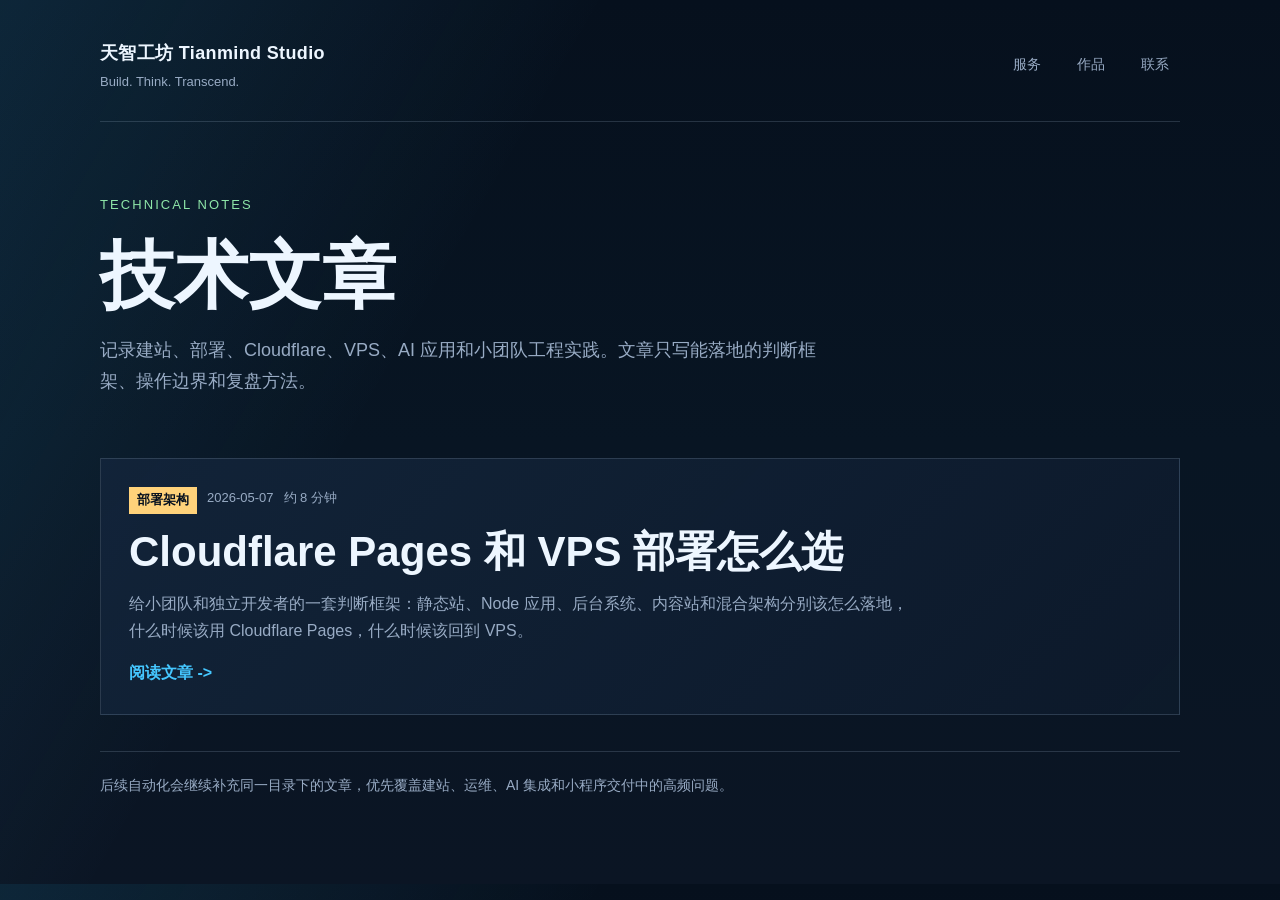
<file: articles/index.html>
<!DOCTYPE html>
<html lang="zh-CN">
<head>
  <meta charset="UTF-8" />
  <meta name="viewport" content="width=device-width, initial-scale=1.0" />
  <meta name="description" content="天智工坊技术文章：建站、部署、Cloudflare、VPS、AI 应用和小团队工程实践。" />
  <title>技术文章 · 天智工坊 Tianmind Studio</title>
  <style>
    :root {
      color-scheme: dark;
      --bg: #07111f;
      --panel: #0d1a2b;
      --panel-2: #12243a;
      --text: #edf6ff;
      --muted: #98abc4;
      --line: rgba(152, 171, 196, 0.22);
      --accent: #45c7ff;
      --accent-2: #8ee6a8;
      --warm: #ffd27a;
    }

    * { box-sizing: border-box; }

    body {
      margin: 0;
      font-family: Arial, "Microsoft YaHei", sans-serif;
      background:
        linear-gradient(120deg, rgba(69, 199, 255, 0.12), transparent 34%),
        linear-gradient(180deg, #06101d 0%, #081523 50%, #0b1524 100%);
      color: var(--text);
      line-height: 1.7;
    }

    a { color: inherit; }

    .shell {
      width: min(1080px, calc(100% - 32px));
      margin: 0 auto;
      padding: 28px 0 72px;
    }

    .topbar {
      display: flex;
      align-items: center;
      justify-content: space-between;
      gap: 18px;
      padding: 10px 0 28px;
      border-bottom: 1px solid var(--line);
    }

    .brand {
      display: flex;
      flex-direction: column;
      gap: 2px;
      text-decoration: none;
    }

    .brand strong {
      font-size: 18px;
      letter-spacing: 0.02em;
    }

    .brand span {
      color: var(--muted);
      font-size: 13px;
    }

    .nav {
      display: flex;
      gap: 14px;
      flex-wrap: wrap;
      color: var(--muted);
      font-size: 14px;
    }

    .nav a {
      text-decoration: none;
      padding: 8px 10px;
      border: 1px solid transparent;
    }

    .nav a:hover {
      color: var(--text);
      border-color: var(--line);
      background: rgba(255, 255, 255, 0.04);
    }

    .hero {
      padding: 72px 0 42px;
      display: grid;
      gap: 22px;
      max-width: 820px;
    }

    .eyebrow {
      margin: 0;
      color: var(--accent-2);
      font-size: 13px;
      text-transform: uppercase;
      letter-spacing: 0.16em;
    }

    h1 {
      margin: 0;
      font-size: clamp(38px, 7vw, 74px);
      line-height: 1.02;
      letter-spacing: 0;
    }

    .lead {
      margin: 0;
      max-width: 720px;
      color: var(--muted);
      font-size: 18px;
    }

    .article-list {
      display: grid;
      gap: 18px;
      margin-top: 20px;
    }

    .article-card {
      display: grid;
      gap: 14px;
      padding: 28px;
      border: 1px solid var(--line);
      background: linear-gradient(135deg, rgba(18, 36, 58, 0.92), rgba(13, 26, 43, 0.88));
      text-decoration: none;
      min-height: 220px;
    }

    .article-card:hover {
      border-color: rgba(69, 199, 255, 0.64);
      background: linear-gradient(135deg, rgba(20, 43, 70, 0.96), rgba(12, 27, 45, 0.92));
    }

    .article-meta {
      display: flex;
      flex-wrap: wrap;
      gap: 10px;
      color: var(--muted);
      font-size: 13px;
    }

    .tag {
      color: var(--bg);
      background: var(--warm);
      padding: 2px 8px;
      font-weight: 700;
    }

    .article-card h2 {
      margin: 0;
      font-size: clamp(25px, 4vw, 42px);
      line-height: 1.16;
    }

    .article-card p {
      margin: 0;
      color: var(--muted);
      max-width: 780px;
    }

    .read-more {
      color: var(--accent);
      font-weight: 700;
    }

    .note {
      margin-top: 36px;
      color: var(--muted);
      border-top: 1px solid var(--line);
      padding-top: 22px;
      font-size: 14px;
    }

    @media (max-width: 720px) {
      .topbar { align-items: flex-start; flex-direction: column; }
      .hero { padding-top: 48px; }
      .article-card { padding: 22px; }
    }
  </style>
</head>
<body>
  <main class="shell">
    <header class="topbar">
      <a class="brand" href="../">
        <strong>天智工坊 Tianmind Studio</strong>
        <span>Build. Think. Transcend.</span>
      </a>
      <nav class="nav" aria-label="主导航">
        <a href="../#services">服务</a>
        <a href="../#work">作品</a>
        <a href="../#contact">联系</a>
      </nav>
    </header>

    <section class="hero">
      <p class="eyebrow">Technical Notes</p>
      <h1>技术文章</h1>
      <p class="lead">记录建站、部署、Cloudflare、VPS、AI 应用和小团队工程实践。文章只写能落地的判断框架、操作边界和复盘方法。</p>
    </section>

    <section class="article-list" aria-label="文章列表">
      <a class="article-card" href="./cloudflare-pages-vs-vps-deploy/">
        <div class="article-meta">
          <span class="tag">部署架构</span>
          <span>2026-05-07</span>
          <span>约 8 分钟</span>
        </div>
        <h2>Cloudflare Pages 和 VPS 部署怎么选</h2>
        <p>给小团队和独立开发者的一套判断框架：静态站、Node 应用、后台系统、内容站和混合架构分别该怎么落地，什么时候该用 Cloudflare Pages，什么时候该回到 VPS。</p>
        <span class="read-more">阅读文章 -></span>
      </a>
    </section>

    <p class="note">后续自动化会继续补充同一目录下的文章，优先覆盖建站、运维、AI 集成和小程序交付中的高频问题。</p>
  </main>
</body>
</html>
</file>
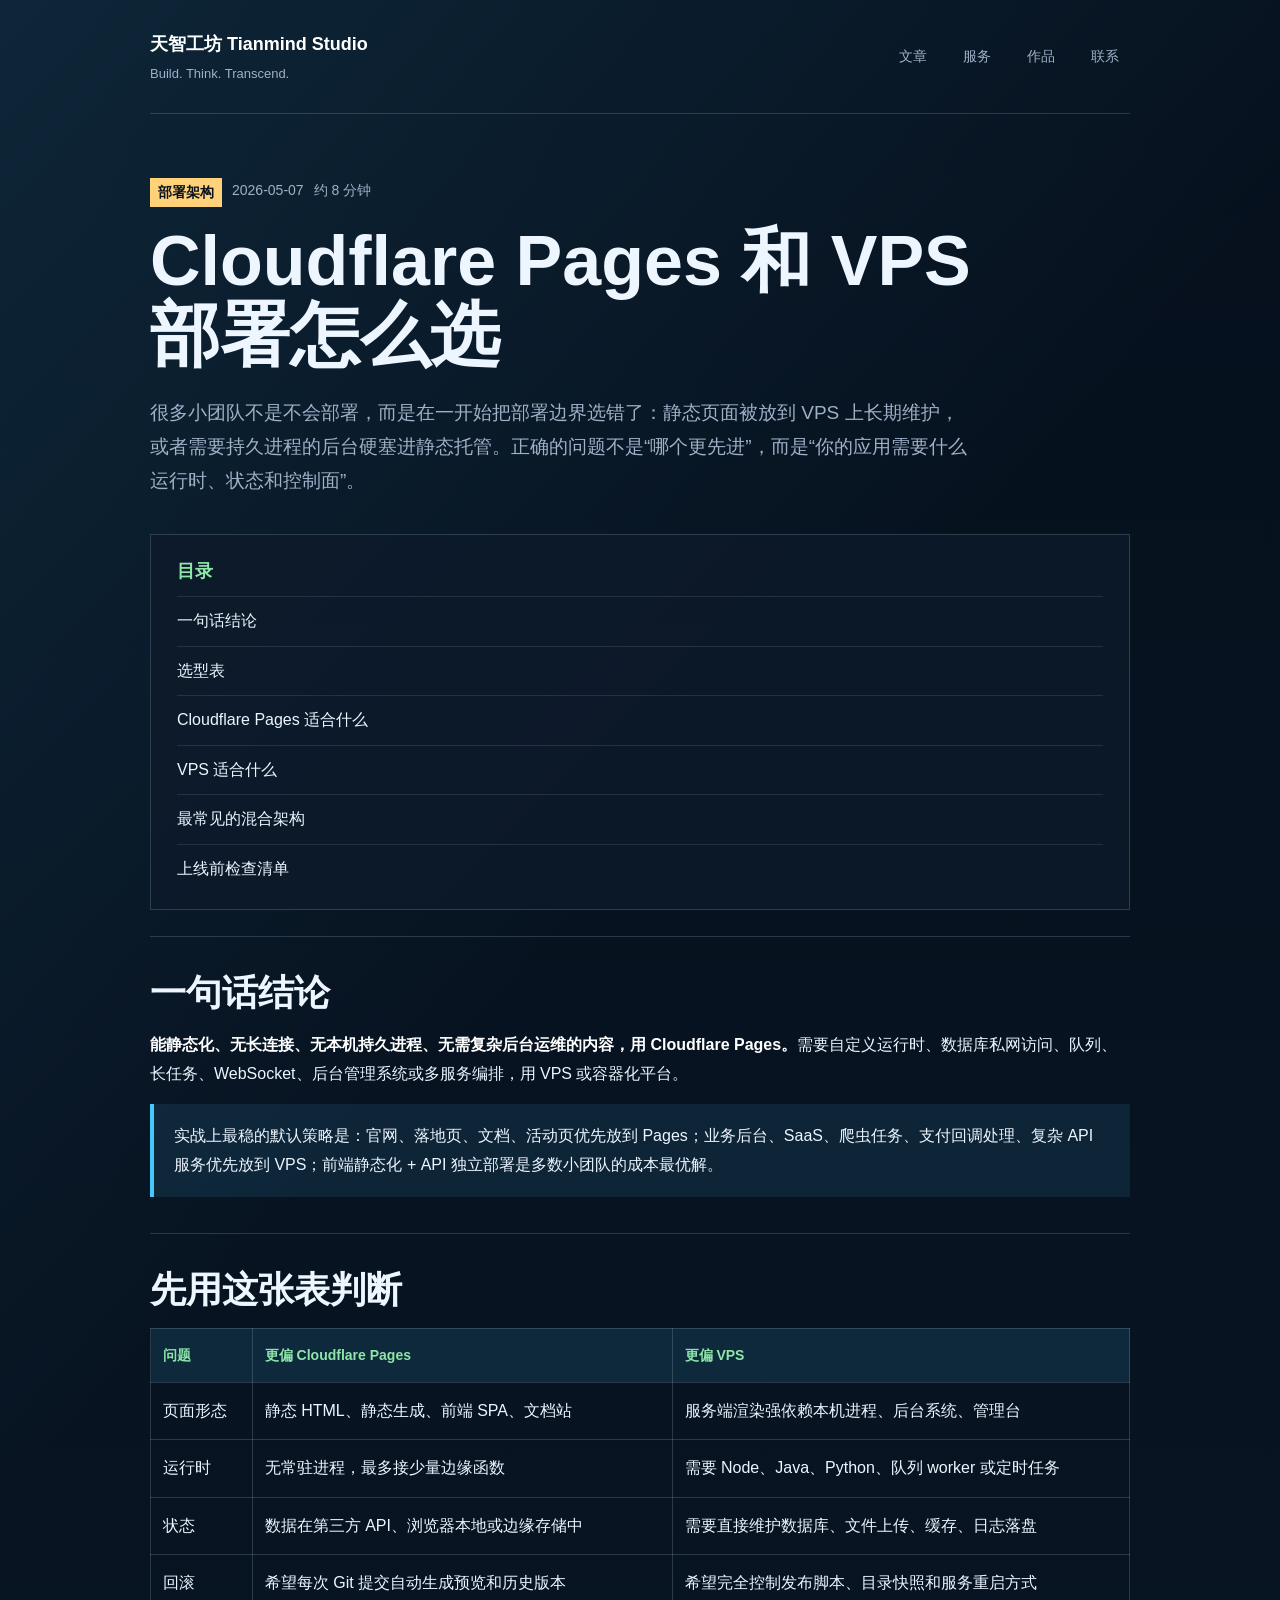
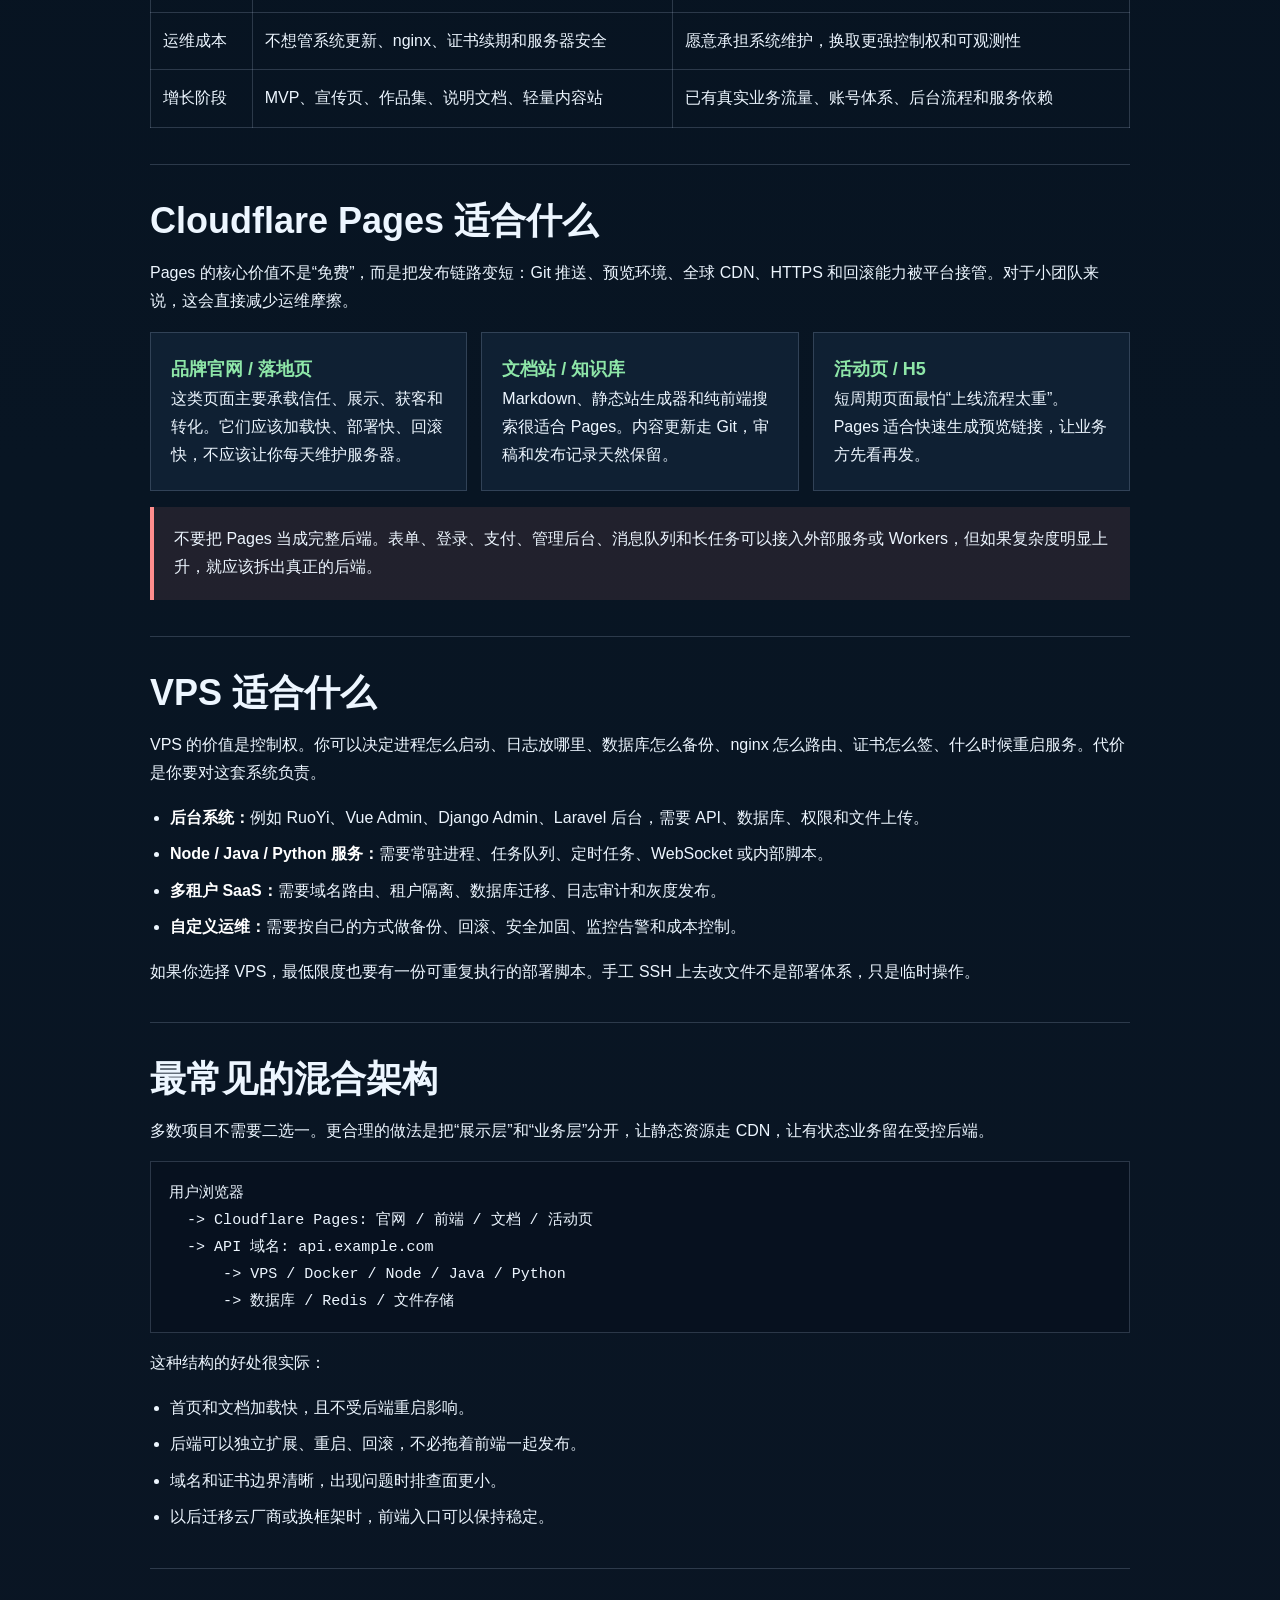
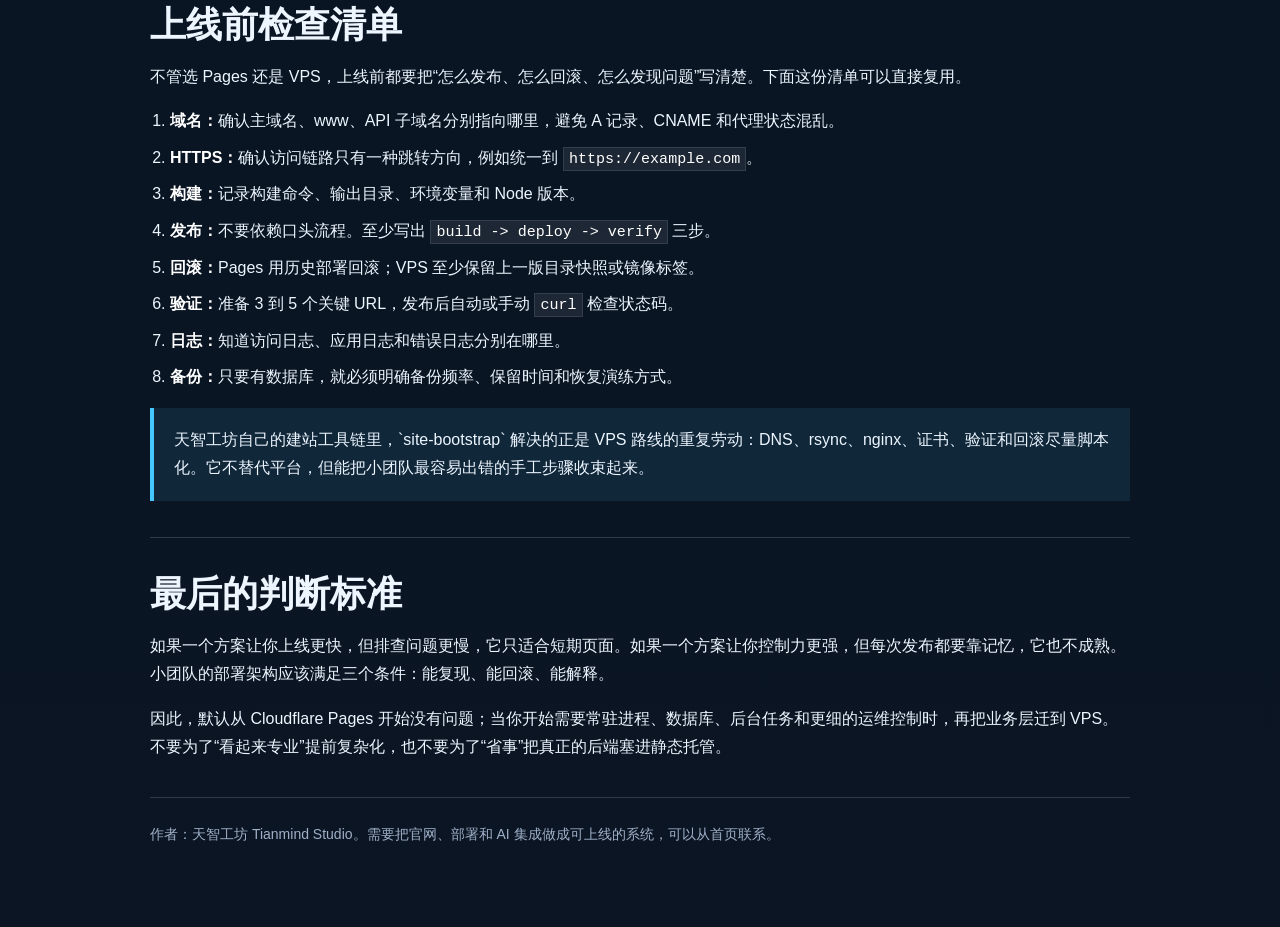
<file: articles/cloudflare-pages-vs-vps-deploy/index.html>
<!DOCTYPE html>
<html lang="zh-CN">
<head>
  <meta charset="UTF-8" />
  <meta name="viewport" content="width=device-width, initial-scale=1.0" />
  <meta name="description" content="Cloudflare Pages 和 VPS 部署怎么选：给小团队、独立开发者和工作室的部署架构判断框架。" />
  <title>Cloudflare Pages 和 VPS 部署怎么选 · 天智工坊技术文章</title>
  <style>
    :root {
      color-scheme: dark;
      --bg: #07111f;
      --panel: #0d1a2b;
      --panel-2: #12243a;
      --text: #edf6ff;
      --muted: #9fb0c7;
      --line: rgba(159, 176, 199, 0.24);
      --accent: #45c7ff;
      --accent-2: #8ee6a8;
      --danger: #ff8d8d;
      --warm: #ffd27a;
      --code: #07111f;
    }

    * { box-sizing: border-box; }

    body {
      margin: 0;
      font-family: Arial, "Microsoft YaHei", sans-serif;
      color: var(--text);
      background:
        linear-gradient(135deg, rgba(69, 199, 255, 0.12), transparent 28%),
        linear-gradient(180deg, #06101d 0%, #081523 50%, #0b1524 100%);
      line-height: 1.78;
    }

    a { color: var(--accent); }

    .shell {
      width: min(980px, calc(100% - 32px));
      margin: 0 auto;
      padding: 28px 0 80px;
    }

    .topbar {
      display: flex;
      justify-content: space-between;
      align-items: center;
      gap: 18px;
      padding-bottom: 28px;
      border-bottom: 1px solid var(--line);
    }

    .brand {
      color: var(--text);
      text-decoration: none;
      display: flex;
      flex-direction: column;
      gap: 2px;
    }

    .brand strong { font-size: 18px; }
    .brand span { color: var(--muted); font-size: 13px; }

    .nav {
      display: flex;
      flex-wrap: wrap;
      gap: 14px;
      font-size: 14px;
    }

    .nav a {
      color: var(--muted);
      text-decoration: none;
      padding: 8px 10px;
      border: 1px solid transparent;
    }

    .nav a:hover {
      color: var(--text);
      border-color: var(--line);
    }

    .hero {
      padding: 64px 0 36px;
    }

    .meta {
      display: flex;
      flex-wrap: wrap;
      gap: 10px;
      margin-bottom: 18px;
      color: var(--muted);
      font-size: 14px;
    }

    .tag {
      color: var(--bg);
      background: var(--warm);
      padding: 2px 8px;
      font-weight: 700;
    }

    h1 {
      margin: 0;
      font-size: clamp(36px, 6vw, 70px);
      line-height: 1.05;
      letter-spacing: 0;
      max-width: 880px;
    }

    .lead {
      margin: 24px 0 0;
      color: var(--muted);
      font-size: 19px;
      max-width: 820px;
    }

    .article {
      display: grid;
      gap: 36px;
      margin-top: 26px;
    }

    .panel {
      border: 1px solid var(--line);
      background: rgba(13, 26, 43, 0.78);
      padding: 26px;
    }

    .toc {
      display: grid;
      gap: 10px;
    }

    .toc h2 {
      margin: 0 0 4px;
      font-size: 18px;
      color: var(--accent-2);
    }

    .toc a {
      display: block;
      color: var(--text);
      text-decoration: none;
      border-top: 1px solid rgba(159, 176, 199, 0.16);
      padding-top: 10px;
    }

    .toc a:hover { color: var(--accent); }

    section {
      display: grid;
      gap: 16px;
      border-top: 1px solid var(--line);
      padding-top: 34px;
    }

    h2 {
      margin: 0;
      font-size: clamp(25px, 4vw, 36px);
      line-height: 1.22;
    }

    h3 {
      margin: 14px 0 0;
      font-size: 21px;
      color: var(--accent-2);
    }

    p, ul, ol { margin: 0; }

    ul, ol {
      padding-left: 1.25em;
      display: grid;
      gap: 8px;
    }

    strong { color: #ffffff; }

    .callout {
      padding: 18px 20px;
      background: rgba(69, 199, 255, 0.1);
      border-left: 4px solid var(--accent);
      color: var(--text);
    }

    .warning {
      background: rgba(255, 141, 141, 0.1);
      border-left-color: var(--danger);
    }

    .grid {
      display: grid;
      gap: 14px;
      grid-template-columns: repeat(auto-fit, minmax(230px, 1fr));
    }

    .card {
      border: 1px solid var(--line);
      background: rgba(18, 36, 58, 0.72);
      padding: 20px;
    }

    .card h3 {
      margin-top: 0;
      font-size: 18px;
    }

    table {
      width: 100%;
      border-collapse: collapse;
      overflow-wrap: anywhere;
    }

    th, td {
      padding: 14px 12px;
      border: 1px solid var(--line);
      vertical-align: top;
      text-align: left;
    }

    th {
      background: rgba(69, 199, 255, 0.12);
      color: var(--accent-2);
      font-size: 14px;
    }

    code {
      background: rgba(255, 255, 255, 0.08);
      border: 1px solid rgba(255, 255, 255, 0.1);
      padding: 2px 5px;
      color: #ffffff;
      font-family: Consolas, "Courier New", monospace;
      font-size: 0.94em;
    }

    pre {
      margin: 0;
      padding: 18px;
      overflow: auto;
      background: var(--code);
      border: 1px solid var(--line);
    }

    pre code {
      background: transparent;
      border: 0;
      padding: 0;
      color: var(--text);
    }

    .footer-note {
      margin-top: 36px;
      padding-top: 24px;
      border-top: 1px solid var(--line);
      color: var(--muted);
      font-size: 14px;
    }

    @media (max-width: 760px) {
      .topbar { align-items: flex-start; flex-direction: column; }
      .hero { padding-top: 44px; }
      .panel, .card { padding: 20px; }
      table, thead, tbody, th, td, tr { display: block; }
      th { display: none; }
      td { border-top: 0; }
      tr { border-top: 1px solid var(--line); }
      tr:first-child { border-top: 0; }
    }
  </style>
</head>
<body>
  <main class="shell">
    <header class="topbar">
      <a class="brand" href="../../">
        <strong>天智工坊 Tianmind Studio</strong>
        <span>Build. Think. Transcend.</span>
      </a>
      <nav class="nav" aria-label="主导航">
        <a href="../">文章</a>
        <a href="../../#services">服务</a>
        <a href="../../#work">作品</a>
        <a href="../../#contact">联系</a>
      </nav>
    </header>

    <article>
      <header class="hero">
        <div class="meta">
          <span class="tag">部署架构</span>
          <span>2026-05-07</span>
          <span>约 8 分钟</span>
        </div>
        <h1>Cloudflare Pages 和 VPS 部署怎么选</h1>
        <p class="lead">很多小团队不是不会部署，而是在一开始把部署边界选错了：静态页面被放到 VPS 上长期维护，或者需要持久进程的后台硬塞进静态托管。正确的问题不是“哪个更先进”，而是“你的应用需要什么运行时、状态和控制面”。</p>
      </header>

      <div class="panel toc" aria-label="目录">
        <h2>目录</h2>
        <a href="#one-line">一句话结论</a>
        <a href="#decision-table">选型表</a>
        <a href="#pages-fit">Cloudflare Pages 适合什么</a>
        <a href="#vps-fit">VPS 适合什么</a>
        <a href="#hybrid">最常见的混合架构</a>
        <a href="#runbook">上线前检查清单</a>
      </div>

      <div class="article">
        <section id="one-line">
          <h2>一句话结论</h2>
          <p><strong>能静态化、无长连接、无本机持久进程、无需复杂后台运维的内容，用 Cloudflare Pages。</strong>需要自定义运行时、数据库私网访问、队列、长任务、WebSocket、后台管理系统或多服务编排，用 VPS 或容器化平台。</p>
          <div class="callout">
            实战上最稳的默认策略是：官网、落地页、文档、活动页优先放到 Pages；业务后台、SaaS、爬虫任务、支付回调处理、复杂 API 服务优先放到 VPS；前端静态化 + API 独立部署是多数小团队的成本最优解。
          </div>
        </section>

        <section id="decision-table">
          <h2>先用这张表判断</h2>
          <table>
            <thead>
              <tr>
                <th>问题</th>
                <th>更偏 Cloudflare Pages</th>
                <th>更偏 VPS</th>
              </tr>
            </thead>
            <tbody>
              <tr>
                <td>页面形态</td>
                <td>静态 HTML、静态生成、前端 SPA、文档站</td>
                <td>服务端渲染强依赖本机进程、后台系统、管理台</td>
              </tr>
              <tr>
                <td>运行时</td>
                <td>无常驻进程，最多接少量边缘函数</td>
                <td>需要 Node、Java、Python、队列 worker 或定时任务</td>
              </tr>
              <tr>
                <td>状态</td>
                <td>数据在第三方 API、浏览器本地或边缘存储中</td>
                <td>需要直接维护数据库、文件上传、缓存、日志落盘</td>
              </tr>
              <tr>
                <td>回滚</td>
                <td>希望每次 Git 提交自动生成预览和历史版本</td>
                <td>希望完全控制发布脚本、目录快照和服务重启方式</td>
              </tr>
              <tr>
                <td>运维成本</td>
                <td>不想管系统更新、nginx、证书续期和服务器安全</td>
                <td>愿意承担系统维护，换取更强控制权和可观测性</td>
              </tr>
              <tr>
                <td>增长阶段</td>
                <td>MVP、宣传页、作品集、说明文档、轻量内容站</td>
                <td>已有真实业务流量、账号体系、后台流程和服务依赖</td>
              </tr>
            </tbody>
          </table>
        </section>

        <section id="pages-fit">
          <h2>Cloudflare Pages 适合什么</h2>
          <p>Pages 的核心价值不是“免费”，而是把发布链路变短：Git 推送、预览环境、全球 CDN、HTTPS 和回滚能力被平台接管。对于小团队来说，这会直接减少运维摩擦。</p>
          <div class="grid">
            <div class="card">
              <h3>品牌官网 / 落地页</h3>
              <p>这类页面主要承载信任、展示、获客和转化。它们应该加载快、部署快、回滚快，不应该让你每天维护服务器。</p>
            </div>
            <div class="card">
              <h3>文档站 / 知识库</h3>
              <p>Markdown、静态站生成器和纯前端搜索很适合 Pages。内容更新走 Git，审稿和发布记录天然保留。</p>
            </div>
            <div class="card">
              <h3>活动页 / H5</h3>
              <p>短周期页面最怕“上线流程太重”。Pages 适合快速生成预览链接，让业务方先看再发。</p>
            </div>
          </div>
          <div class="warning callout">
            不要把 Pages 当成完整后端。表单、登录、支付、管理后台、消息队列和长任务可以接入外部服务或 Workers，但如果复杂度明显上升，就应该拆出真正的后端。
          </div>
        </section>

        <section id="vps-fit">
          <h2>VPS 适合什么</h2>
          <p>VPS 的价值是控制权。你可以决定进程怎么启动、日志放哪里、数据库怎么备份、nginx 怎么路由、证书怎么签、什么时候重启服务。代价是你要对这套系统负责。</p>
          <ul>
            <li><strong>后台系统：</strong>例如 RuoYi、Vue Admin、Django Admin、Laravel 后台，需要 API、数据库、权限和文件上传。</li>
            <li><strong>Node / Java / Python 服务：</strong>需要常驻进程、任务队列、定时任务、WebSocket 或内部脚本。</li>
            <li><strong>多租户 SaaS：</strong>需要域名路由、租户隔离、数据库迁移、日志审计和灰度发布。</li>
            <li><strong>自定义运维：</strong>需要按自己的方式做备份、回滚、安全加固、监控告警和成本控制。</li>
          </ul>
          <p>如果你选择 VPS，最低限度也要有一份可重复执行的部署脚本。手工 SSH 上去改文件不是部署体系，只是临时操作。</p>
        </section>

        <section id="hybrid">
          <h2>最常见的混合架构</h2>
          <p>多数项目不需要二选一。更合理的做法是把“展示层”和“业务层”分开，让静态资源走 CDN，让有状态业务留在受控后端。</p>
          <pre><code>用户浏览器
  -> Cloudflare Pages: 官网 / 前端 / 文档 / 活动页
  -> API 域名: api.example.com
      -> VPS / Docker / Node / Java / Python
      -> 数据库 / Redis / 文件存储</code></pre>
          <p>这种结构的好处很实际：</p>
          <ul>
            <li>首页和文档加载快，且不受后端重启影响。</li>
            <li>后端可以独立扩展、重启、回滚，不必拖着前端一起发布。</li>
            <li>域名和证书边界清晰，出现问题时排查面更小。</li>
            <li>以后迁移云厂商或换框架时，前端入口可以保持稳定。</li>
          </ul>
        </section>

        <section id="runbook">
          <h2>上线前检查清单</h2>
          <p>不管选 Pages 还是 VPS，上线前都要把“怎么发布、怎么回滚、怎么发现问题”写清楚。下面这份清单可以直接复用。</p>
          <ol>
            <li><strong>域名：</strong>确认主域名、www、API 子域名分别指向哪里，避免 A 记录、CNAME 和代理状态混乱。</li>
            <li><strong>HTTPS：</strong>确认访问链路只有一种跳转方向，例如统一到 <code>https://example.com</code>。</li>
            <li><strong>构建：</strong>记录构建命令、输出目录、环境变量和 Node 版本。</li>
            <li><strong>发布：</strong>不要依赖口头流程。至少写出 <code>build -> deploy -> verify</code> 三步。</li>
            <li><strong>回滚：</strong>Pages 用历史部署回滚；VPS 至少保留上一版目录快照或镜像标签。</li>
            <li><strong>验证：</strong>准备 3 到 5 个关键 URL，发布后自动或手动 <code>curl</code> 检查状态码。</li>
            <li><strong>日志：</strong>知道访问日志、应用日志和错误日志分别在哪里。</li>
            <li><strong>备份：</strong>只要有数据库，就必须明确备份频率、保留时间和恢复演练方式。</li>
          </ol>
          <div class="callout">
            天智工坊自己的建站工具链里，`site-bootstrap` 解决的正是 VPS 路线的重复劳动：DNS、rsync、nginx、证书、验证和回滚尽量脚本化。它不替代平台，但能把小团队最容易出错的手工步骤收束起来。
          </div>
        </section>

        <section>
          <h2>最后的判断标准</h2>
          <p>如果一个方案让你上线更快，但排查问题更慢，它只适合短期页面。如果一个方案让你控制力更强，但每次发布都要靠记忆，它也不成熟。小团队的部署架构应该满足三个条件：能复现、能回滚、能解释。</p>
          <p>因此，默认从 Cloudflare Pages 开始没有问题；当你开始需要常驻进程、数据库、后台任务和更细的运维控制时，再把业务层迁到 VPS。不要为了“看起来专业”提前复杂化，也不要为了“省事”把真正的后端塞进静态托管。</p>
        </section>
      </div>
    </article>

    <p class="footer-note">作者：天智工坊 Tianmind Studio。需要把官网、部署和 AI 集成做成可上线的系统，可以从首页联系。</p>
  </main>
</body>
</html>
</file>
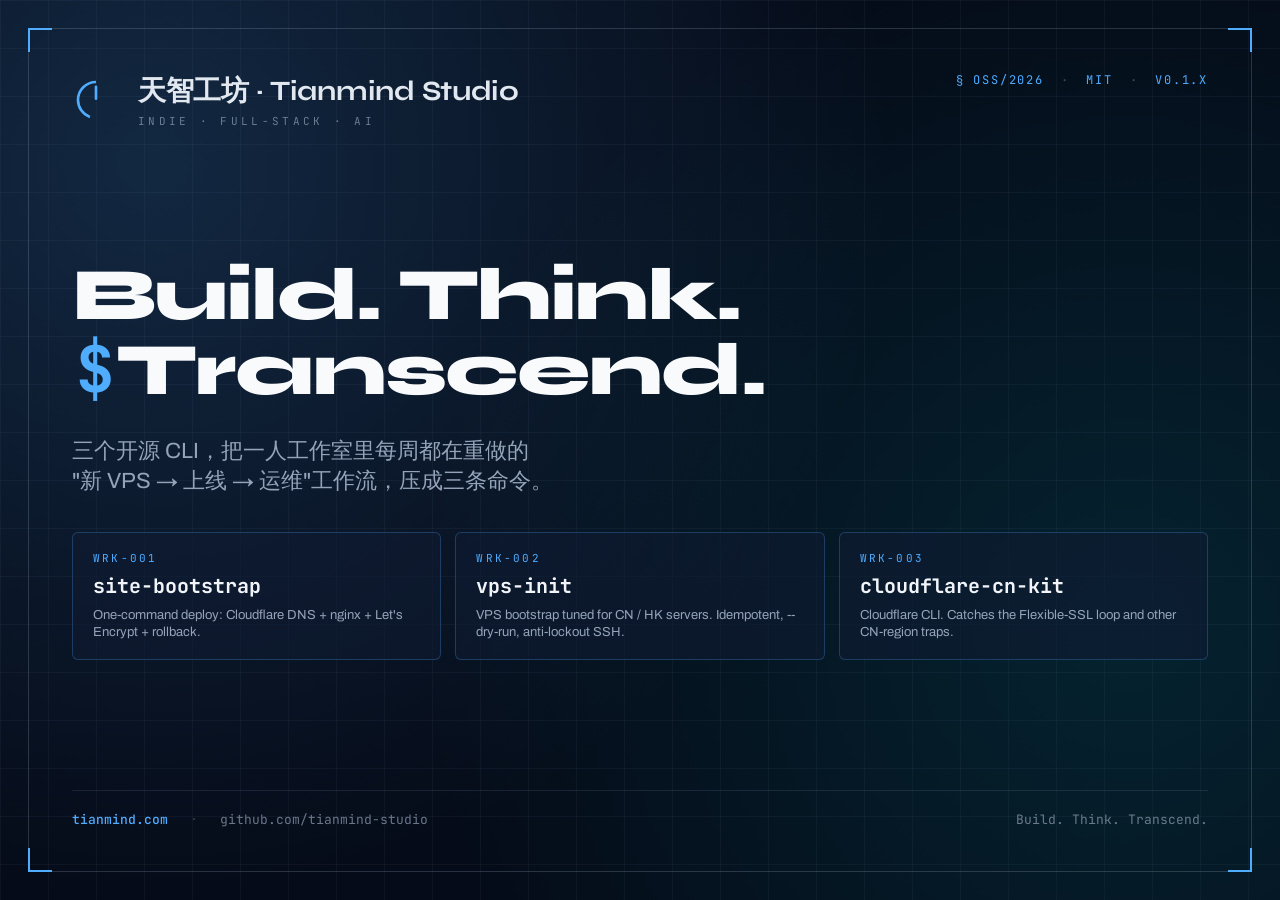
<file: assets/og-src/og.html>
<!doctype html>
<html lang="zh-CN">
<head>
<meta charset="utf-8">
<title>OG image source · Tianmind Studio</title>
<!--
  Rendered via Chrome headless at 1200x630 into assets/og.jpg.
  Keep fonts self-contained via preconnect; Google Fonts is allowed since this
  is build-time, not request-time. See .github/workflows/og-image.yml (TBD) or
  the scripts/generate-og-image.sh script for the exact render command.
-->
<link rel="preconnect" href="https://fonts.googleapis.com">
<link rel="preconnect" href="https://fonts.gstatic.com" crossorigin>
<link href="https://fonts.googleapis.com/css2?family=Syne:wght@500;700;800&family=JetBrains+Mono:wght@400;500;700&family=Archivo:wght@400;500;600&display=swap" rel="stylesheet">
<style>
  html, body {
    margin: 0;
    padding: 0;
    width: 1200px;
    height: 630px;
    background: #050B18;
    color: #E2E8F0;
    font-family: "Archivo", system-ui, sans-serif;
    overflow: hidden;
  }
  .mono { font-family: "JetBrains Mono", ui-monospace, monospace; }
  .display { font-family: "Syne", sans-serif; letter-spacing: -0.02em; }

  /* Blueprint grid background, same aesthetic as the landing. */
  body::before {
    content: "";
    position: absolute; inset: 0;
    background:
      radial-gradient(circle at 12% 18%, rgba(79,172,254,0.18), transparent 55%),
      radial-gradient(circle at 88% 70%, rgba(0,242,254,0.10), transparent 55%),
      linear-gradient(to right, rgba(148,163,184,0.06) 1px, transparent 1px) 0 0 / 48px 48px,
      linear-gradient(to bottom, rgba(148,163,184,0.06) 1px, transparent 1px) 0 0 / 48px 48px;
  }

  /* Outer frame like an engineering drawing. */
  .frame {
    position: absolute;
    inset: 28px;
    border: 1px solid rgba(148,163,184,0.25);
  }
  .corner {
    position: absolute;
    width: 22px; height: 22px;
    border-color: #4FACFE;
    border-style: solid;
  }
  .corner-tl { top: -1px; left: -1px; border-width: 2px 0 0 2px; }
  .corner-tr { top: -1px; right: -1px; border-width: 2px 2px 0 0; }
  .corner-bl { bottom: -1px; left: -1px; border-width: 0 0 2px 2px; }
  .corner-br { bottom: -1px; right: -1px; border-width: 0 2px 2px 0; }

  .content {
    position: absolute;
    inset: 72px 72px 72px 72px;
    display: flex;
    flex-direction: column;
    justify-content: space-between;
  }

  /* Top block: drawing stamp + brand. */
  .top {
    display: flex;
    align-items: flex-start;
    justify-content: space-between;
    gap: 32px;
  }

  .stamp {
    font-family: "JetBrains Mono", monospace;
    font-size: 12px;
    letter-spacing: 0.15em;
    color: #4FACFE;
    text-transform: uppercase;
  }
  .stamp .sep { color: rgba(148,163,184,0.4); margin: 0 8px; }

  .brand {
    display: flex;
    align-items: center;
    gap: 18px;
  }
  .brand-mark {
    width: 48px; height: 48px;
    display: grid;
    place-items: center;
    color: #4FACFE;
  }
  .brand-title {
    font-family: "Syne", sans-serif;
    font-weight: 700;
    font-size: 28px;
    letter-spacing: -0.01em;
    color: #E2E8F0;
  }
  .brand-title-sub {
    font-family: "JetBrains Mono", monospace;
    font-size: 11px;
    letter-spacing: 0.3em;
    color: rgba(148,163,184,0.7);
    margin-top: 4px;
  }

  /* Center block: headline + CLI trio. */
  .center {
    display: flex;
    flex-direction: column;
    gap: 28px;
  }

  h1.headline {
    font-family: "Syne", sans-serif;
    font-weight: 800;
    font-size: 74px;
    line-height: 1.02;
    letter-spacing: -0.025em;
    margin: 0;
    color: #F8FAFC;
  }
  h1.headline .accent {
    color: #4FACFE;
    font-family: "JetBrains Mono", monospace;
    font-weight: 700;
    font-size: 64px;
    vertical-align: 2px;
    padding: 0 4px;
  }

  .lede {
    font-size: 22px;
    line-height: 1.35;
    color: #94A3B8;
    max-width: 920px;
  }

  .clis {
    display: flex;
    gap: 14px;
    margin-top: 8px;
  }
  .cli {
    flex: 1;
    padding: 18px 20px;
    border: 1px solid rgba(79,172,254,0.25);
    background: rgba(15,28,51,0.6);
    border-radius: 6px;
    display: flex;
    flex-direction: column;
    gap: 8px;
  }
  .cli-code {
    font-family: "JetBrains Mono", monospace;
    font-size: 11px;
    letter-spacing: 0.2em;
    color: #4FACFE;
  }
  .cli-name {
    font-family: "JetBrains Mono", monospace;
    font-size: 20px;
    font-weight: 700;
    color: #F1F5F9;
  }
  .cli-desc {
    font-size: 13px;
    color: #94A3B8;
    line-height: 1.3;
  }

  /* Bottom block: strip of meta info. */
  .bottom {
    display: flex;
    align-items: center;
    justify-content: space-between;
    font-family: "JetBrains Mono", monospace;
    font-size: 13px;
    color: rgba(148,163,184,0.7);
    border-top: 1px solid rgba(148,163,184,0.15);
    padding-top: 20px;
  }
  .bottom .left { color: #4FACFE; font-weight: 500; }
  .bottom .pipe { margin: 0 14px; color: rgba(148,163,184,0.3); }
</style>
</head>
<body>
<div class="frame">
  <span class="corner corner-tl"></span>
  <span class="corner corner-tr"></span>
  <span class="corner corner-bl"></span>
  <span class="corner corner-br"></span>
</div>

<div class="content">

  <div class="top">
    <div class="brand">
      <svg class="brand-mark" viewBox="0 0 40 40" aria-hidden="true">
        <circle cx="20" cy="20" r="15" fill="none" stroke="currentColor" stroke-width="2.2" stroke-dasharray="72 95" stroke-dashoffset="-52" transform="rotate(-90 20 20)"/>
        <line x1="20" y1="9" x2="20" y2="19" stroke="currentColor" stroke-width="2.2" stroke-linecap="round"/>
      </svg>
      <div>
        <div class="brand-title">天智工坊 · Tianmind Studio</div>
        <div class="brand-title-sub">INDIE · FULL-STACK · AI</div>
      </div>
    </div>
    <div class="stamp">
      <span>§ OSS/2026</span>
      <span class="sep">·</span>
      <span>MIT</span>
      <span class="sep">·</span>
      <span>v0.1.x</span>
    </div>
  </div>

  <div class="center">
    <h1 class="headline">
      Build. Think. <span class="accent">$</span>Transcend.
    </h1>
    <div class="lede">
      三个开源 CLI，把一人工作室里每周都在重做的<br>
      "新 VPS → 上线 → 运维"工作流，压成三条命令。
    </div>

    <div class="clis">
      <div class="cli">
        <span class="cli-code">WRK-001</span>
        <span class="cli-name">site-bootstrap</span>
        <span class="cli-desc">One-command deploy: Cloudflare DNS + nginx + Let's Encrypt + rollback.</span>
      </div>
      <div class="cli">
        <span class="cli-code">WRK-002</span>
        <span class="cli-name">vps-init</span>
        <span class="cli-desc">VPS bootstrap tuned for CN / HK servers. Idempotent, --dry-run, anti-lockout SSH.</span>
      </div>
      <div class="cli">
        <span class="cli-code">WRK-003</span>
        <span class="cli-name">cloudflare-cn-kit</span>
        <span class="cli-desc">Cloudflare CLI. Catches the Flexible-SSL loop and other CN-region traps.</span>
      </div>
    </div>
  </div>

  <div class="bottom">
    <div>
      <span class="left">tianmind.com</span>
      <span class="pipe">·</span>
      <span>github.com/tianmind-studio</span>
    </div>
    <div>
      Build. Think. Transcend.
    </div>
  </div>

</div>
</body>
</html>
</file>
<file: assets/styles.css>
/* ============================================================
   天智工坊 · Tianmind Studio — Landing page
   Blueprint / engineering-drawing aesthetic
   ============================================================ */

:root {
  /* Core palette */
  --bg: #050B18;
  --bg-elev: #0A1628;
  --bg-card: #0C1B33;
  --ink: #E6F1FF;
  --ink-mute: #8892B0;
  --ink-dim: #495670;

  /* Brand accents */
  --accent: #4FACFE;
  --accent-bright: #00F2FE;
  --accent-warm: #FFD89B;
  --accent-rose: #FF6B9D;

  /* Lines */
  --line: rgba(79, 172, 254, 0.10);
  --line-strong: rgba(79, 172, 254, 0.28);
  --line-hot: rgba(79, 172, 254, 0.55);

  /* Type */
  --font-display: "Syne", "PingFang SC", "Hiragino Sans GB", system-ui, sans-serif;
  --font-body: "Archivo", "PingFang SC", "Hiragino Sans GB", system-ui, sans-serif;
  --font-mono: "JetBrains Mono", ui-monospace, SFMono-Regular, Menlo, monospace;

  /* Motion */
  --ease-out: cubic-bezier(0.16, 1, 0.3, 1);
  --ease-in-out: cubic-bezier(0.65, 0, 0.35, 1);

  /* Spacing rhythm */
  --pad-x: clamp(1.25rem, 5vw, 6rem);
  --pad-y: clamp(4rem, 10vh, 8rem);
}

* { box-sizing: border-box; }

html { scroll-behavior: smooth; }

body {
  margin: 0;
  background: var(--bg);
  color: var(--ink);
  font-family: var(--font-body);
  font-size: 16px;
  line-height: 1.6;
  overflow-x: hidden;
  -webkit-font-smoothing: antialiased;
  -moz-osx-font-smoothing: grayscale;
  position: relative;
  min-height: 100vh;
}

/* Ambient background gradient */
body::before {
  content: "";
  position: fixed;
  inset: 0;
  background:
    radial-gradient(ellipse at 20% 0%, rgba(79, 172, 254, 0.10), transparent 45%),
    radial-gradient(ellipse at 80% 100%, rgba(0, 242, 254, 0.07), transparent 50%),
    linear-gradient(180deg, #050B18 0%, #050B18 70%, #030611 100%);
  z-index: -2;
  pointer-events: none;
}

.grid-bg {
  position: fixed;
  inset: 0;
  background-image:
    linear-gradient(rgba(79, 172, 254, 0.04) 1px, transparent 1px),
    linear-gradient(90deg, rgba(79, 172, 254, 0.04) 1px, transparent 1px);
  background-size: 48px 48px;
  background-position: center center;
  mask-image: radial-gradient(ellipse at 50% 30%, black 40%, transparent 95%);
  -webkit-mask-image: radial-gradient(ellipse at 50% 30%, black 40%, transparent 95%);
  z-index: -1;
  pointer-events: none;
}

.grain {
  position: fixed;
  inset: 0;
  background-image: url("data:image/svg+xml;utf8,<svg xmlns='http://www.w3.org/2000/svg' width='140' height='140'><filter id='n'><feTurbulence baseFrequency='0.9' numOctaves='2' stitchTiles='stitch'/><feColorMatrix values='0 0 0 0 0.31  0 0 0 0 0.67  0 0 0 0 1  0 0 0 0.12 0'/></filter><rect width='140' height='140' filter='url(%23n)'/></svg>");
  opacity: 0.35;
  mix-blend-mode: overlay;
  pointer-events: none;
  z-index: -1;
}

a { color: inherit; text-decoration: none; }

::selection { background: var(--accent); color: var(--bg); }

/* ===== Top bar ===== */

.topbar {
  position: fixed;
  top: 0; left: 0; right: 0;
  z-index: 50;
  display: flex;
  align-items: center;
  justify-content: space-between;
  gap: 2rem;
  padding: 1rem var(--pad-x);
  background: rgba(5, 11, 24, 0.72);
  backdrop-filter: blur(14px) saturate(140%);
  -webkit-backdrop-filter: blur(14px) saturate(140%);
  border-bottom: 1px solid var(--line);
  transition: all 0.4s var(--ease-out);
}

.topbar__left {
  display: flex;
  align-items: center;
  gap: 0.7rem;
}

.mini-logo {
  width: 24px;
  height: 24px;
  color: var(--accent);
  filter: drop-shadow(0 0 4px rgba(79, 172, 254, 0.5));
}

.topbar__brand {
  font-family: var(--font-display);
  font-size: 0.95rem;
  font-weight: 600;
  letter-spacing: 0.06em;
}

.topbar__brand-en {
  font-family: var(--font-mono);
  font-size: 0.72rem;
  font-weight: 500;
  color: var(--ink-mute);
  letter-spacing: 0.2em;
  padding-left: 0.7rem;
  border-left: 1px solid var(--line-strong);
}

.topbar__nav {
  display: flex;
  gap: 2rem;
  font-family: var(--font-mono);
  font-size: 0.78rem;
  letter-spacing: 0.08em;
  text-transform: uppercase;
}

.topbar__nav a {
  position: relative;
  color: var(--ink-mute);
  transition: color 0.2s;
}

.topbar__nav a:hover { color: var(--accent); }

.topbar__nav a::after {
  content: "";
  position: absolute;
  left: 0; right: 0;
  bottom: -6px;
  height: 1px;
  background: var(--accent);
  transform: scaleX(0);
  transform-origin: left;
  transition: transform 0.3s var(--ease-out);
}
.topbar__nav a:hover::after { transform: scaleX(1); }

.lang-toggle {
  font-family: var(--font-mono);
  background: transparent;
  border: 1px solid var(--line-strong);
  color: var(--ink-mute);
  padding: 0.35rem 0.75rem;
  font-size: 0.72rem;
  letter-spacing: 0.12em;
  cursor: pointer;
  transition: all 0.2s;
  display: inline-flex;
  gap: 0.3rem;
  align-items: center;
}

.lang-toggle:hover { border-color: var(--accent); color: var(--ink); }

.lang-toggle__opt { transition: color 0.2s; }
.lang-toggle__opt.is-active { color: var(--accent); }
.lang-toggle__sep { opacity: 0.4; }

/* ===== HERO ===== */

.hero {
  position: relative;
  min-height: 100vh;
  padding: 9rem var(--pad-x) 4rem;
  display: flex;
  flex-direction: column;
  justify-content: center;
  overflow: hidden;
}

.hero__marks .corner {
  position: absolute;
  width: 40px;
  height: 40px;
  border: 1px solid var(--line-strong);
}
.corner--tl { top: calc(var(--pad-y) * 0.4); left: var(--pad-x); border-right: none; border-bottom: none; }
.corner--tr { top: calc(var(--pad-y) * 0.4); right: var(--pad-x); border-left: none; border-bottom: none; }
.corner--bl { bottom: calc(var(--pad-y) * 0.4); left: var(--pad-x); border-right: none; border-top: none; }
.corner--br { bottom: calc(var(--pad-y) * 0.4); right: var(--pad-x); border-left: none; border-top: none; }

.hero__section-mark {
  position: absolute;
  top: 6.5rem;
  left: var(--pad-x);
  display: flex;
  align-items: center;
  gap: 0.7rem;
  font-family: var(--font-mono);
  font-size: 0.72rem;
  color: var(--ink-dim);
  letter-spacing: 0.15em;
}

.section-id {
  font-family: var(--font-mono);
  font-size: 0.72rem;
  color: var(--accent);
  letter-spacing: 0.2em;
  text-transform: uppercase;
}

.section-dot {
  width: 6px;
  height: 6px;
  background: var(--accent);
  border-radius: 50%;
  box-shadow: 0 0 10px var(--accent);
}

.section-meta { color: var(--ink-dim); }

.hero__inner {
  display: grid;
  grid-template-columns: 1.35fr 1fr;
  gap: 4rem;
  align-items: center;
  max-width: 1400px;
  width: 100%;
  margin: 0 auto;
}

.hero__left > * {
  opacity: 0;
  transform: translateY(20px);
  animation: rise 0.9s var(--ease-out) forwards;
}

.hero__left > *:nth-child(1) { animation-delay: 0.1s; }
.hero__left > *:nth-child(2) { animation-delay: 0.25s; }
.hero__left > *:nth-child(3) { animation-delay: 0.4s; }
.hero__left > *:nth-child(4) { animation-delay: 0.55s; }
.hero__left > *:nth-child(5) { animation-delay: 0.7s; }

@keyframes rise {
  to { opacity: 1; transform: translateY(0); }
}

.hero__eyebrow {
  display: inline-flex;
  align-items: center;
  gap: 0.6rem;
  font-family: var(--font-mono);
  font-size: 0.78rem;
  color: var(--ink-mute);
  letter-spacing: 0.08em;
  margin-bottom: 1.75rem;
}

.eyebrow-tag {
  color: var(--accent);
  background: rgba(79, 172, 254, 0.08);
  padding: 0.2rem 0.55rem;
  border: 1px solid var(--line-strong);
}

.eyebrow-sep { color: var(--ink-dim); }

.hero__title {
  font-family: var(--font-display);
  font-weight: 700;
  font-size: clamp(2.5rem, 6vw, 5rem);
  line-height: 1.02;
  letter-spacing: -0.02em;
  margin: 0 0 1.5rem;
}

.hero__title-line {
  display: block;
  background: linear-gradient(135deg, var(--ink) 0%, var(--accent) 60%, var(--accent-bright) 100%);
  -webkit-background-clip: text;
  background-clip: text;
  -webkit-text-fill-color: transparent;
  color: transparent;
  padding-bottom: 0.2em;
}

.hero__title-en {
  display: block;
  font-family: var(--font-mono);
  font-weight: 500;
  font-size: 0.32em;
  letter-spacing: 0.25em;
  color: var(--ink-dim);
  margin-top: 0.4em;
}

.hero__lede {
  font-size: 1.1rem;
  line-height: 1.7;
  color: var(--ink-mute);
  max-width: 44ch;
  margin: 0 0 2.5rem;
}

.hero__actions {
  display: flex;
  flex-wrap: wrap;
  gap: 1rem;
  margin-bottom: 3rem;
}

.btn {
  display: inline-flex;
  align-items: center;
  gap: 0.6rem;
  padding: 1rem 1.8rem;
  font-family: var(--font-mono);
  font-size: 0.82rem;
  font-weight: 500;
  letter-spacing: 0.08em;
  text-transform: uppercase;
  border: 1px solid var(--line-strong);
  cursor: pointer;
  transition: all 0.3s var(--ease-out);
  position: relative;
  overflow: hidden;
}

.btn__arrow { transition: transform 0.3s var(--ease-out); }
.btn:hover .btn__arrow { transform: translateX(4px); }

.btn--primary {
  background: linear-gradient(135deg, var(--accent) 0%, var(--accent-bright) 100%);
  color: var(--bg);
  border-color: transparent;
  box-shadow: 0 0 24px rgba(79, 172, 254, 0.3), inset 0 1px 0 rgba(255, 255, 255, 0.2);
}

.btn--primary:hover {
  box-shadow: 0 0 40px rgba(79, 172, 254, 0.6), inset 0 1px 0 rgba(255, 255, 255, 0.3);
  transform: translateY(-2px);
}

.btn--primary .btn__icon svg circle { stroke-dasharray: 42 58; animation: spin 3s linear infinite; }

@keyframes spin { to { transform: rotate(360deg); transform-origin: center; } }

.btn--ghost {
  color: var(--ink);
  background: transparent;
}

.btn--ghost:hover {
  border-color: var(--accent);
  background: rgba(79, 172, 254, 0.06);
  color: var(--accent);
}

.hero__stats {
  display: grid;
  grid-template-columns: repeat(4, 1fr);
  gap: 1.5rem;
  padding-top: 2rem;
  border-top: 1px dashed var(--line-strong);
}

.stat__num {
  font-family: var(--font-display);
  font-size: clamp(1.5rem, 3vw, 2.25rem);
  font-weight: 700;
  color: var(--ink);
  line-height: 1;
  margin-bottom: 0.4rem;
}

.stat__num--currency { color: var(--accent); }

.stat__label {
  font-family: var(--font-mono);
  font-size: 0.72rem;
  color: var(--ink-mute);
  letter-spacing: 0.1em;
  text-transform: uppercase;
}

/* Hero right — power icon */

.hero__right {
  position: relative;
  display: flex;
  align-items: center;
  justify-content: center;
  min-height: 420px;
}

.power {
  position: relative;
  width: 360px;
  height: 360px;
  display: flex;
  align-items: center;
  justify-content: center;
}

.power__icon {
  width: 220px;
  height: 220px;
  animation: powerPulse 3s var(--ease-in-out) infinite;
}

@keyframes powerPulse {
  0%, 100% { transform: scale(1); filter: drop-shadow(0 0 24px rgba(79, 172, 254, 0.4)); }
  50% { transform: scale(1.04); filter: drop-shadow(0 0 48px rgba(79, 172, 254, 0.8)); }
}

.power__rings {
  position: absolute;
  inset: 0;
}

.power__ring {
  position: absolute;
  inset: 0;
  border: 1px solid var(--line-strong);
  border-radius: 50%;
  animation: ringPulse 4s var(--ease-out) infinite;
}

.power__ring--1 { inset: 10%; animation-delay: 0s; }
.power__ring--2 { inset: -5%; animation-delay: 1.3s; }
.power__ring--3 { inset: -20%; animation-delay: 2.6s; }

@keyframes ringPulse {
  0% { transform: scale(0.85); opacity: 0; border-color: var(--accent); }
  20% { opacity: 0.6; }
  100% { transform: scale(1.15); opacity: 0; }
}

.power__label {
  position: absolute;
  bottom: 8%;
  left: 50%;
  transform: translateX(-50%);
  font-family: var(--font-mono);
  font-size: 0.7rem;
  color: var(--ink-mute);
  letter-spacing: 0.3em;
  text-align: center;
  display: flex;
  flex-direction: column;
  gap: 0.2rem;
}

.power__label-zh {
  color: var(--ink-dim);
  letter-spacing: 0.2em;
  font-size: 0.65rem;
}

.spec {
  position: absolute;
  font-family: var(--font-mono);
  font-size: 0.68rem;
  color: var(--ink-mute);
  display: flex;
  align-items: center;
  gap: 0.5rem;
  white-space: nowrap;
}

.spec__line {
  width: 40px;
  height: 1px;
  background: var(--line-strong);
}

.spec__tag {
  color: var(--accent);
  background: rgba(79, 172, 254, 0.08);
  padding: 0.15rem 0.4rem;
  border: 1px solid var(--line-strong);
  letter-spacing: 0.08em;
}

.spec__meta { color: var(--ink-dim); letter-spacing: 0.05em; }

.spec--a { top: 18%; left: -10%; }
.spec--b { bottom: 22%; right: -8%; }

/* Hero ticker */
.hero__ticker {
  margin-top: 5rem;
  overflow: hidden;
  padding: 1.2rem 0;
  border-top: 1px solid var(--line);
  border-bottom: 1px solid var(--line);
  position: relative;
}

.ticker__track {
  display: flex;
  gap: 3rem;
  animation: tickerScroll 40s linear infinite;
  white-space: nowrap;
  font-family: var(--font-mono);
  font-size: 0.82rem;
  letter-spacing: 0.2em;
  color: var(--ink-dim);
  will-change: transform;
}

.ticker__track span:nth-child(odd) { color: var(--accent); }
.ticker__track span:nth-child(even) { color: var(--ink-dim); opacity: 0.5; }

@keyframes tickerScroll {
  from { transform: translateX(0); }
  to { transform: translateX(-50%); }
}

/* ===== Section header (shared) ===== */

.section-header {
  max-width: 1400px;
  margin: 0 auto var(--pad-y);
  padding: 0 var(--pad-x);
  display: flex;
  flex-direction: column;
  gap: 1rem;
}

.section-header .section-id {
  align-self: flex-start;
  padding: 0.3rem 0.7rem;
  background: rgba(79, 172, 254, 0.08);
  border: 1px solid var(--line-strong);
}

.section-title {
  font-family: var(--font-display);
  font-weight: 700;
  font-size: clamp(1.8rem, 4vw, 3rem);
  letter-spacing: -0.01em;
  line-height: 1.1;
  margin: 0;
  max-width: 28ch;
}

.section-sub {
  font-family: var(--font-body);
  font-size: 1.05rem;
  color: var(--ink-mute);
  margin: 0;
  max-width: 52ch;
}

section { padding-block: var(--pad-y); }

/* ===== MANIFESTO ===== */

.manifesto__grid {
  max-width: 1400px;
  margin: 0 auto;
  padding: 0 var(--pad-x);
  display: grid;
  grid-template-columns: repeat(3, 1fr);
  gap: 2rem;
}

.principle {
  position: relative;
  padding: 2.5rem 2rem;
  background: linear-gradient(180deg, rgba(79, 172, 254, 0.04) 0%, transparent 100%);
  border: 1px solid var(--line);
  border-top: 2px solid var(--accent);
  transition: all 0.4s var(--ease-out);
}

.principle:hover {
  border-color: var(--line-strong);
  transform: translateY(-4px);
}

.principle__num {
  font-family: var(--font-mono);
  font-size: 0.75rem;
  color: var(--accent);
  letter-spacing: 0.15em;
  margin-bottom: 1.5rem;
}

.principle__title {
  font-family: var(--font-display);
  font-size: 1.35rem;
  font-weight: 600;
  margin: 0 0 1rem;
  line-height: 1.3;
}

.principle__body {
  margin: 0;
  color: var(--ink-mute);
  line-height: 1.7;
}

/* ===== SERVICES ===== */

.services__grid {
  max-width: 1400px;
  margin: 0 auto;
  padding: 0 var(--pad-x);
  display: grid;
  grid-template-columns: repeat(3, 1fr);
  gap: 1.25rem;
}

.card {
  position: relative;
  padding: 2rem 1.75rem;
  background: var(--bg-card);
  background-image: linear-gradient(180deg, rgba(79, 172, 254, 0.03), transparent);
  border: 1px solid var(--line);
  color: var(--ink);
  transition: border-color 0.3s, transform 0.3s, background 0.3s;
}

.card:hover {
  border-color: var(--line-strong);
  transform: translateY(-4px);
  background-image: linear-gradient(180deg, rgba(79, 172, 254, 0.06), transparent);
}

.card__edge {
  position: absolute;
  width: 14px;
  height: 14px;
  border-color: var(--accent);
  opacity: 0;
  transition: opacity 0.3s var(--ease-out);
}

.card:hover .card__edge { opacity: 1; }

.card__edge--tl { top: -1px; left: -1px; border-top: 2px solid; border-left: 2px solid; }
.card__edge--tr { top: -1px; right: -1px; border-top: 2px solid; border-right: 2px solid; }
.card__edge--bl { bottom: -1px; left: -1px; border-bottom: 2px solid; border-left: 2px solid; }
.card__edge--br { bottom: -1px; right: -1px; border-bottom: 2px solid; border-right: 2px solid; }

.card__header {
  display: flex;
  justify-content: space-between;
  align-items: center;
  margin-bottom: 1.5rem;
  font-family: var(--font-mono);
  font-size: 0.72rem;
  letter-spacing: 0.1em;
}

.card__dwg {
  color: var(--ink-dim);
}

.card__price {
  color: var(--accent);
  background: rgba(79, 172, 254, 0.08);
  padding: 0.25rem 0.6rem;
  border: 1px solid var(--line-strong);
}

.card__icon {
  width: 48px;
  height: 48px;
  color: var(--accent);
  margin-bottom: 1.25rem;
  opacity: 0.9;
  transition: transform 0.4s var(--ease-out), opacity 0.3s;
}

.card:hover .card__icon {
  opacity: 1;
  transform: translateY(-2px);
}

.card__icon svg { width: 100%; height: 100%; }

.card__title {
  font-family: var(--font-display);
  font-size: 1.25rem;
  font-weight: 600;
  margin: 0 0 0.7rem;
  letter-spacing: -0.01em;
}

.card__desc {
  color: var(--ink-mute);
  line-height: 1.65;
  margin: 0 0 1.5rem;
  font-size: 0.95rem;
}

.card__tags {
  list-style: none;
  display: flex;
  flex-wrap: wrap;
  gap: 0.4rem;
  padding: 0;
  margin: 0;
}

.card__tags li {
  font-family: var(--font-mono);
  font-size: 0.68rem;
  padding: 0.22rem 0.55rem;
  background: rgba(79, 172, 254, 0.05);
  color: var(--ink-mute);
  border: 1px solid var(--line);
  letter-spacing: 0.05em;
}

.card__badge {
  position: absolute;
  top: 0;
  right: 1.5rem;
  transform: translateY(-50%);
  font-family: var(--font-mono);
  font-size: 0.68rem;
  letter-spacing: 0.1em;
  padding: 0.28rem 0.6rem;
  background: var(--bg);
  color: var(--accent);
  border: 1px solid var(--line-strong);
}

.card__badge--hot {
  color: var(--accent-warm);
  border-color: rgba(255, 216, 155, 0.35);
  background: linear-gradient(135deg, var(--bg), rgba(255, 216, 155, 0.08));
}

.card--feature {
  background: linear-gradient(135deg, rgba(79, 172, 254, 0.06), rgba(0, 242, 254, 0.03));
  border-color: var(--line-strong);
}

/* ===== TECH STACK ===== */

.stack__columns {
  max-width: 1400px;
  margin: 0 auto;
  padding: 0 var(--pad-x);
  display: grid;
  grid-template-columns: repeat(4, 1fr);
  gap: 2.5rem;
  border-top: 1px solid var(--line-strong);
  padding-top: 3rem;
}

.stack__label {
  font-family: var(--font-mono);
  font-size: 0.75rem;
  color: var(--accent);
  letter-spacing: 0.15em;
  margin-bottom: 1.5rem;
}

.stack__list {
  list-style: none;
  padding: 0;
  margin: 0;
  display: flex;
  flex-direction: column;
  gap: 0.9rem;
}

.stack__list li {
  font-family: var(--font-body);
  font-size: 1rem;
  color: var(--ink);
  padding-left: 1.4rem;
  position: relative;
  transition: color 0.2s;
}

.stack__list li::before {
  content: "";
  position: absolute;
  left: 0; top: 0.7em;
  width: 8px;
  height: 1px;
  background: var(--accent);
  transition: width 0.3s var(--ease-out);
}

.stack__list li:hover { color: var(--accent); }
.stack__list li:hover::before { width: 14px; }

/* ===== FEATURED WORK ===== */

.work__list {
  max-width: 1400px;
  margin: 0 auto;
  padding: 0 var(--pad-x);
  display: grid;
  grid-template-columns: repeat(2, 1fr);
  gap: 1.25rem;
}

.work-item {
  position: relative;
  padding: 2rem;
  background: var(--bg-card);
  border: 1px solid var(--line);
  transition: all 0.4s var(--ease-out);
  display: flex;
  flex-direction: column;
  gap: 1rem;
  overflow: hidden;
}

.work-item::before {
  content: "";
  position: absolute;
  inset: 0;
  background: linear-gradient(135deg, transparent 40%, rgba(79, 172, 254, 0.08) 100%);
  opacity: 0;
  transition: opacity 0.4s;
  pointer-events: none;
}

.work-item:hover {
  border-color: var(--line-hot);
  transform: translateY(-4px);
  box-shadow: 0 12px 40px rgba(0, 0, 0, 0.4);
}

.work-item:hover::before { opacity: 1; }

.work-item__meta {
  display: flex;
  justify-content: space-between;
  font-family: var(--font-mono);
  font-size: 0.72rem;
  letter-spacing: 0.12em;
}

.work-item__code { color: var(--accent); }
.work-item__tag {
  color: var(--ink-dim);
  padding: 0.2rem 0.55rem;
  border: 1px solid var(--line);
}

.work-item__name {
  font-family: var(--font-mono);
  font-size: 1.5rem;
  font-weight: 500;
  margin: 0;
  letter-spacing: -0.01em;
}

.work-item__desc {
  color: var(--ink-mute);
  margin: 0;
  line-height: 1.65;
}

.work-item__stats {
  font-family: var(--font-mono);
  font-size: 0.78rem;
  color: var(--ink-dim);
  display: flex;
  gap: 0.5rem;
  margin-top: auto;
  letter-spacing: 0.05em;
}

.work-item__go {
  position: absolute;
  bottom: 2rem;
  right: 2rem;
  font-family: var(--font-mono);
  font-size: 0.82rem;
  color: var(--accent);
  letter-spacing: 0.15em;
  opacity: 0;
  transform: translateX(-8px);
  transition: all 0.3s var(--ease-out);
}

.work-item:hover .work-item__go {
  opacity: 1;
  transform: translateX(0);
}

/* ===== PRICING ===== */

.pricing__table {
  max-width: 1100px;
  margin: 0 auto 5rem;
  padding: 0 var(--pad-x);
}

.pricing__row {
  display: grid;
  grid-template-columns: 2.5fr 1fr 1.2fr;
  gap: 2rem;
  padding: 1.5rem 0;
  border-bottom: 1px solid var(--line);
  align-items: center;
  transition: background 0.3s;
}

.pricing__row:not(.pricing__row--head):hover {
  background: linear-gradient(90deg, rgba(79, 172, 254, 0.04), transparent);
}

.pricing__row--head {
  font-family: var(--font-mono);
  font-size: 0.75rem;
  color: var(--accent);
  letter-spacing: 0.15em;
  text-transform: uppercase;
  border-bottom: 1px solid var(--line-strong);
  padding-bottom: 1rem;
}

.pricing__scope {
  display: flex;
  align-items: center;
  gap: 1rem;
  font-family: var(--font-display);
  font-size: 1.15rem;
  font-weight: 500;
}

.pricing__hash {
  font-family: var(--font-mono);
  font-size: 0.78rem;
  color: var(--ink-dim);
  padding: 0.3rem 0.55rem;
  border: 1px solid var(--line-strong);
  letter-spacing: 0.1em;
}

.pricing__price {
  font-family: var(--font-mono);
  font-size: 1.15rem;
  color: var(--accent);
  font-weight: 500;
}

.pricing__time {
  font-family: var(--font-mono);
  font-size: 0.92rem;
  color: var(--ink-mute);
  letter-spacing: 0.05em;
}

/* Process */

.process {
  max-width: 1100px;
  margin: 0 auto;
  padding: 3rem var(--pad-x) 0;
  border-top: 1px solid var(--line);
}

.process__title {
  font-family: var(--font-display);
  font-size: 1.5rem;
  font-weight: 600;
  margin: 0 0 2rem;
  text-align: center;
  letter-spacing: -0.01em;
}

.process__steps {
  list-style: none;
  padding: 0;
  margin: 0;
  display: grid;
  grid-template-columns: repeat(6, 1fr);
  gap: 0;
  position: relative;
}

.process__steps::before {
  content: "";
  position: absolute;
  top: 18px;
  left: 5%;
  right: 5%;
  height: 1px;
  background: linear-gradient(90deg, var(--accent), transparent 50%, var(--accent));
  opacity: 0.4;
}

.process__steps li {
  text-align: center;
  position: relative;
  display: flex;
  flex-direction: column;
  align-items: center;
  gap: 1rem;
}

.process__num {
  width: 36px;
  height: 36px;
  display: flex;
  align-items: center;
  justify-content: center;
  font-family: var(--font-mono);
  font-size: 0.85rem;
  color: var(--accent);
  background: var(--bg);
  border: 1px solid var(--line-strong);
  border-radius: 50%;
  position: relative;
  z-index: 1;
}

.process__text {
  font-family: var(--font-body);
  font-size: 0.92rem;
  color: var(--ink-mute);
  max-width: 12em;
  line-height: 1.4;
}

/* ===== FAQ ===== */

.faq__list {
  max-width: 900px;
  margin: 0 auto;
  padding: 0 var(--pad-x);
}

.faq-item {
  border-bottom: 1px solid var(--line);
  padding: 1.5rem 0;
  transition: padding 0.3s;
}

.faq-item:first-child { border-top: 1px solid var(--line); }

.faq-item summary {
  list-style: none;
  cursor: pointer;
  display: flex;
  justify-content: space-between;
  align-items: center;
  gap: 2rem;
  transition: color 0.2s;
}

.faq-item summary::-webkit-details-marker { display: none; }

.faq-item__q {
  font-family: var(--font-display);
  font-size: 1.15rem;
  font-weight: 500;
  letter-spacing: -0.005em;
  transition: color 0.2s;
}

.faq-item__plus {
  font-family: var(--font-mono);
  font-size: 1.5rem;
  color: var(--accent);
  font-weight: 300;
  transition: transform 0.3s var(--ease-out);
  line-height: 1;
}

.faq-item[open] .faq-item__plus { transform: rotate(45deg); }
.faq-item[open] .faq-item__q { color: var(--accent); }

.faq-item summary:hover .faq-item__q { color: var(--accent); }

.faq-item__a {
  color: var(--ink-mute);
  line-height: 1.7;
  margin: 1rem 0 0;
  max-width: 64ch;
  animation: faqOpen 0.4s var(--ease-out);
}

@keyframes faqOpen {
  from { opacity: 0; transform: translateY(-8px); }
  to { opacity: 1; transform: translateY(0); }
}

/* ===== CONTACT ===== */

.contact__grid {
  max-width: 1200px;
  margin: 0 auto 3rem;
  padding: 0 var(--pad-x);
  display: grid;
  grid-template-columns: repeat(4, 1fr);
  gap: 1.25rem;
}

.contact-card {
  position: relative;
  padding: 2rem 1.75rem;
  background: var(--bg-card);
  border: 1px solid var(--line);
  display: flex;
  flex-direction: column;
  gap: 0.5rem;
  transition: all 0.3s var(--ease-out);
  overflow: hidden;
}

.contact-card::before {
  content: "";
  position: absolute;
  inset: auto 0 0 0;
  height: 2px;
  background: linear-gradient(90deg, var(--accent), var(--accent-bright));
  transform: scaleX(0);
  transform-origin: left;
  transition: transform 0.4s var(--ease-out);
}

.contact-card:hover {
  border-color: var(--line-strong);
  transform: translateY(-4px);
  background: linear-gradient(180deg, rgba(79, 172, 254, 0.04), var(--bg-card));
}

.contact-card:hover::before { transform: scaleX(1); }

.contact-card__icon {
  width: 36px;
  height: 36px;
  color: var(--accent);
  margin-bottom: 0.8rem;
}

.contact-card__icon svg { width: 100%; height: 100%; }

.contact-card__title {
  font-family: var(--font-mono);
  font-size: 0.98rem;
  font-weight: 500;
  color: var(--ink);
  letter-spacing: -0.005em;
}

.contact-card__sub {
  font-family: var(--font-body);
  font-size: 0.85rem;
  color: var(--ink-mute);
  line-height: 1.5;
}

.contact-card__go {
  margin-top: auto;
  padding-top: 1.25rem;
  font-family: var(--font-mono);
  font-size: 0.75rem;
  color: var(--accent);
  letter-spacing: 0.15em;
}

.contact-card--primary {
  background: linear-gradient(135deg, rgba(255, 216, 155, 0.06) 0%, rgba(79, 172, 254, 0.08) 100%);
  border-color: rgba(255, 216, 155, 0.3);
}

.contact-card--primary .contact-card__icon { color: var(--accent-warm); }
.contact-card--primary .contact-card__go { color: var(--accent-warm); }

.contact__footer {
  text-align: center;
  padding: 0 var(--pad-x);
}

.contact__badge {
  display: inline-flex;
  align-items: center;
  gap: 0.7rem;
  padding: 0.7rem 1.5rem;
  background: rgba(46, 160, 67, 0.08);
  border: 1px solid rgba(46, 160, 67, 0.3);
  color: #7EE8A5;
  font-family: var(--font-mono);
  font-size: 0.85rem;
  letter-spacing: 0.05em;
}

.contact__badge-icon {
  width: 20px;
  height: 20px;
  display: inline-flex;
  align-items: center;
  justify-content: center;
  background: #2EA043;
  color: #0A1628;
  border-radius: 50%;
  font-size: 0.75rem;
  font-weight: 800;
}

/* ===== FOOTER ===== */

.footer {
  padding: 3rem var(--pad-x);
  border-top: 1px solid var(--line);
  background: rgba(5, 11, 24, 0.8);
}

.footer__inner {
  max-width: 1400px;
  margin: 0 auto;
  display: flex;
  justify-content: space-between;
  align-items: center;
  gap: 2rem;
  flex-wrap: wrap;
  font-family: var(--font-mono);
  font-size: 0.8rem;
  color: var(--ink-dim);
}

.footer__brand {
  display: flex;
  align-items: center;
  gap: 0.7rem;
  color: var(--ink-mute);
}

.footer__logo {
  width: 20px;
  height: 20px;
  color: var(--accent);
}

.footer__meta {
  display: flex;
  gap: 0.7rem;
  align-items: center;
}

.footer__links a {
  color: var(--accent);
  transition: color 0.2s;
}

.footer__links a:hover { color: var(--accent-bright); }

/* ===== CAPABILITIES ===== */

.capabilities__grid {
  max-width: 1400px;
  margin: 0 auto;
  padding: 0 var(--pad-x);
  display: grid;
  grid-template-columns: repeat(3, 1fr);
  gap: 1.5rem;
}

.capability-card {
  position: relative;
  padding: 2.5rem 2rem;
  background: var(--bg-card);
  border: 1px solid var(--line);
  display: flex;
  flex-direction: column;
  gap: 1rem;
  transition: all 0.4s var(--ease-out);
}

.capability-card:hover {
  border-color: var(--line-strong);
  transform: translateY(-4px);
  box-shadow: 0 12px 40px rgba(0, 0, 0, 0.3);
}

.capability-card--highlight {
  background: linear-gradient(135deg, rgba(79, 172, 254, 0.08), rgba(0, 242, 254, 0.04));
  border-color: var(--line-strong);
}

.capability-card__badge {
  position: absolute;
  top: 0;
  right: 1.5rem;
  transform: translateY(-50%);
  font-family: var(--font-mono);
  font-size: 0.7rem;
  letter-spacing: 0.1em;
  padding: 0.3rem 0.7rem;
  background: var(--accent);
  color: var(--bg);
  font-weight: 600;
}

.capability-card--highlight .capability-card__badge {
  background: linear-gradient(135deg, var(--accent), var(--accent-bright));
}

.capability-card__icon {
  width: 48px;
  height: 48px;
  color: var(--accent);
  opacity: 0.85;
}

.capability-card__icon svg { width: 100%; height: 100%; }

.capability-card__title {
  font-family: var(--font-display);
  font-size: 1.35rem;
  font-weight: 600;
  margin: 0;
  line-height: 1.3;
}

.capability-card__desc {
  color: var(--ink-mute);
  line-height: 1.7;
  margin: 0;
  flex-grow: 1;
}

.capability-card__desc em {
  display: block;
  margin-top: 0.8rem;
  font-style: normal;
  font-size: 0.85rem;
  color: var(--ink-dim);
}

.capability-card__link {
  font-family: var(--font-mono);
  font-size: 0.85rem;
  color: var(--accent);
  text-decoration: none;
  letter-spacing: 0.05em;
  transition: color 0.2s;
  margin-top: auto;
}

.capability-card__link:hover { color: var(--accent-bright); }

.capabilities__cta {
  max-width: 1400px;
  margin: 3rem auto 0;
  padding: 2.5rem var(--pad-x);
  display: flex;
  flex-wrap: wrap;
  align-items: center;
  justify-content: center;
  gap: 1.5rem;
  background: linear-gradient(135deg, rgba(79, 172, 254, 0.06), rgba(0, 242, 254, 0.03));
  border: 1px solid var(--line-strong);
  text-align: center;
}

.capabilities__cta p {
  font-family: var(--font-display);
  font-size: 1.25rem;
  margin: 0;
  color: var(--ink);
}

/* ===== FLOATING CTA ===== */

.floating-cta {
  display: none;
  position: fixed;
  bottom: 24px;
  right: 24px;
  z-index: 100;
  padding: 14px 20px;
  background: linear-gradient(135deg, var(--accent), var(--accent-bright));
  color: var(--bg);
  border-radius: 50px;
  text-decoration: none;
  font-family: var(--font-mono);
  font-size: 0.85rem;
  font-weight: 600;
  letter-spacing: 0.05em;
  box-shadow: 0 4px 20px rgba(79, 172, 254, 0.4);
  transition: all 0.3s var(--ease-out);
  align-items: center;
  gap: 8px;
}

.floating-cta:hover {
  transform: translateY(-2px);
  box-shadow: 0 8px 30px rgba(79, 172, 254, 0.6);
}

.floating-cta svg { flex-shrink: 0; }

/* CTA pulse animation */
.btn--cta-pulse {
  animation: ctaPulse 2s ease-in-out infinite;
}

@keyframes ctaPulse {
  0%, 100% { box-shadow: 0 0 24px rgba(79, 172, 254, 0.3), inset 0 1px 0 rgba(255, 255, 255, 0.2); }
  50% { box-shadow: 0 0 40px rgba(79, 172, 254, 0.5), inset 0 1px 0 rgba(255, 255, 255, 0.2); }
}

/* ===== RESPONSIVE ===== */

@media (max-width: 1024px) {
  .hero__inner { grid-template-columns: 1fr; gap: 3rem; }
  .hero__right { order: -1; min-height: 280px; }
  .power { width: 280px; height: 280px; }
  .power__icon { width: 180px; height: 180px; }
  .spec--a { top: 5%; left: 5%; }
  .spec--b { bottom: 5%; right: 5%; }

  .services__grid,
  .manifesto__grid,
  .stack__columns,
  .work__list,
  .contact__grid,
  .capabilities__grid { grid-template-columns: repeat(2, 1fr); }

  .process__steps { grid-template-columns: repeat(3, 1fr); gap: 2rem 1rem; }
  .process__steps::before { display: none; }

  .topbar__nav { display: none; }
  
  .floating-cta { display: flex; }
}

@media (max-width: 640px) {
  :root { --pad-x: 1.25rem; --pad-y: 3.5rem; }

  .hero { padding: 8rem 1.25rem 3rem; }
  .hero__section-mark { top: 5.5rem; }
  .hero__stats { grid-template-columns: repeat(2, 1fr); gap: 1.2rem; }

  .services__grid,
  .manifesto__grid,
  .stack__columns,
  .work__list,
  .contact__grid,
  .capabilities__grid { grid-template-columns: 1fr; }

  .process__steps { grid-template-columns: repeat(2, 1fr); }

  .pricing__row { grid-template-columns: 1fr; gap: 0.5rem; }
  .pricing__row--head { display: none; }
  .pricing__scope { font-size: 1rem; }

  .footer__inner { flex-direction: column; align-items: flex-start; gap: 1rem; }

  .corner { display: none; }

  .btn { padding: 0.85rem 1.3rem; font-size: 0.78rem; }
  
  .capabilities__cta { flex-direction: column; text-align: center; }
  .capabilities__cta p { font-size: 1.1rem; }
  
  .floating-cta { bottom: 16px; right: 16px; padding: 12px 16px; }
}

@media (prefers-reduced-motion: reduce) {
  *, *::before, *::after {
    animation-duration: 0.01ms !important;
    animation-iteration-count: 1 !important;
    transition-duration: 0.01ms !important;
    scroll-behavior: auto !important;
  }
}
</file>
